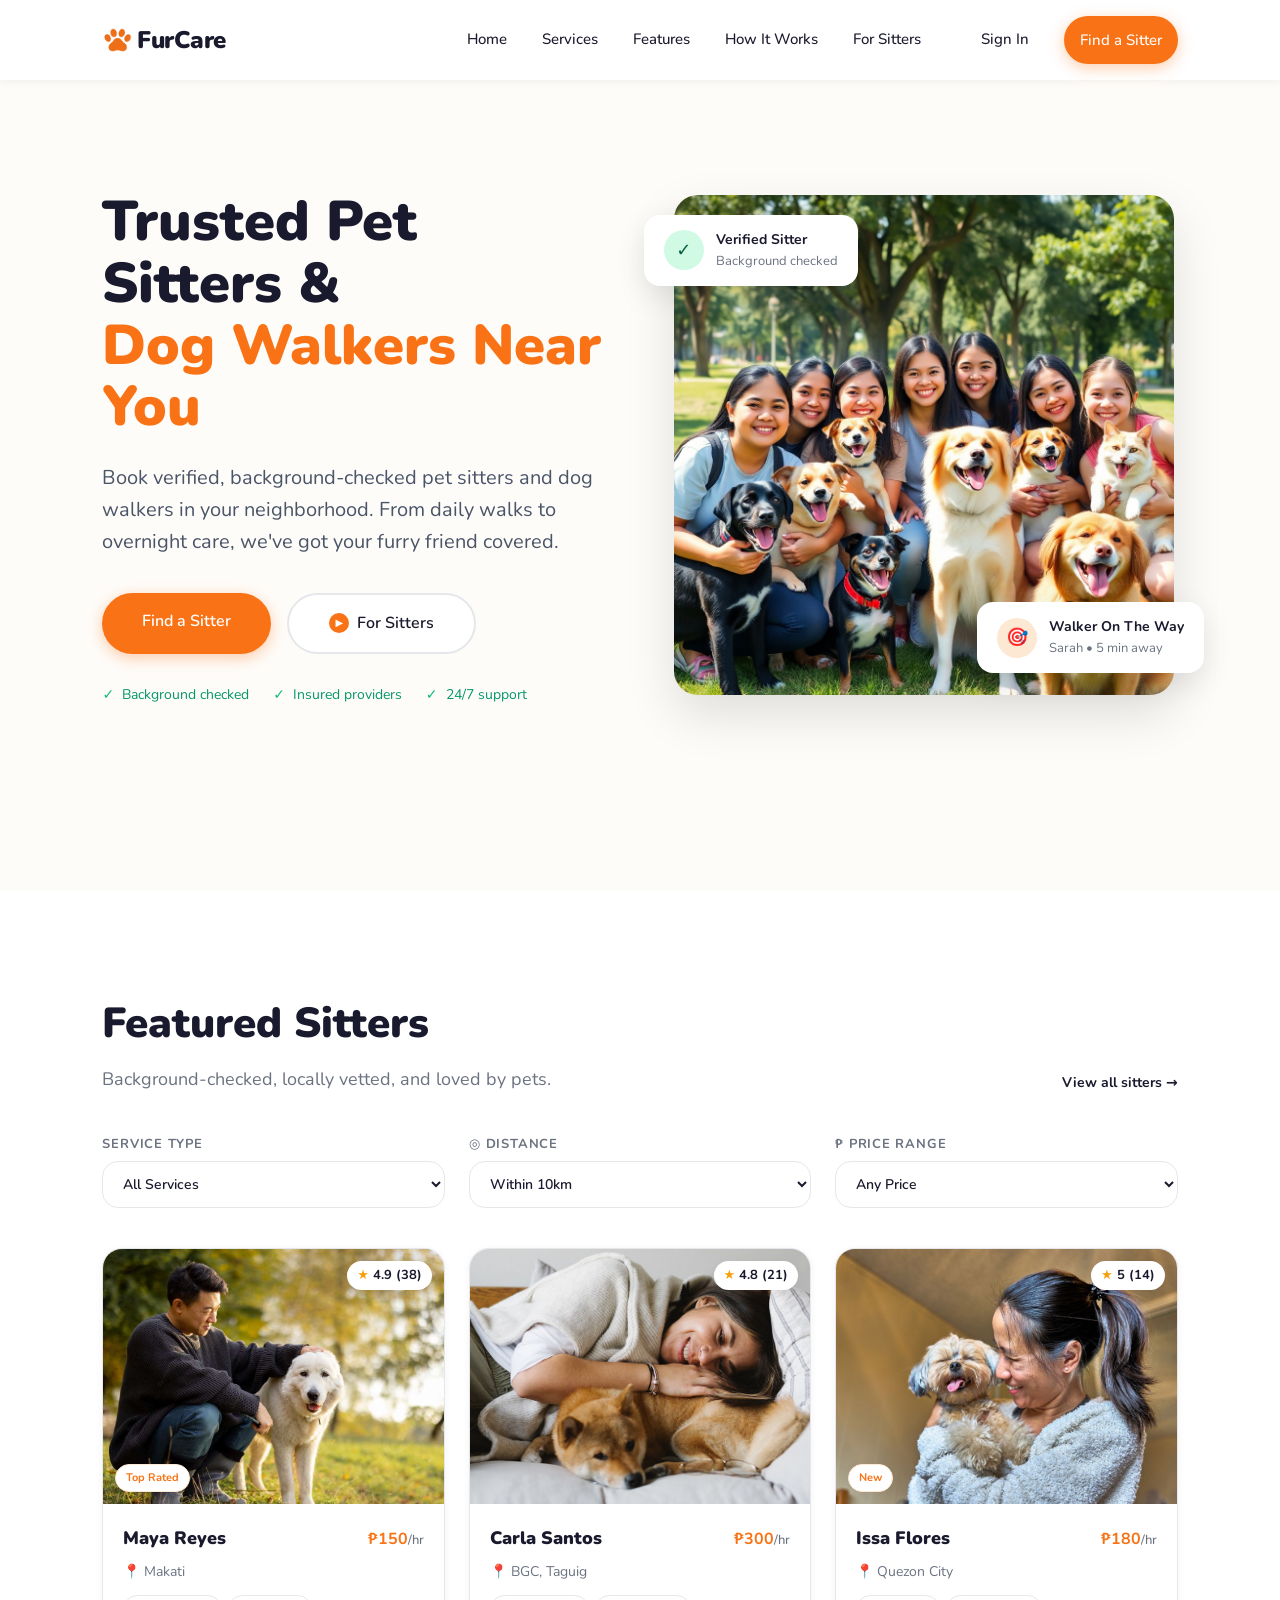
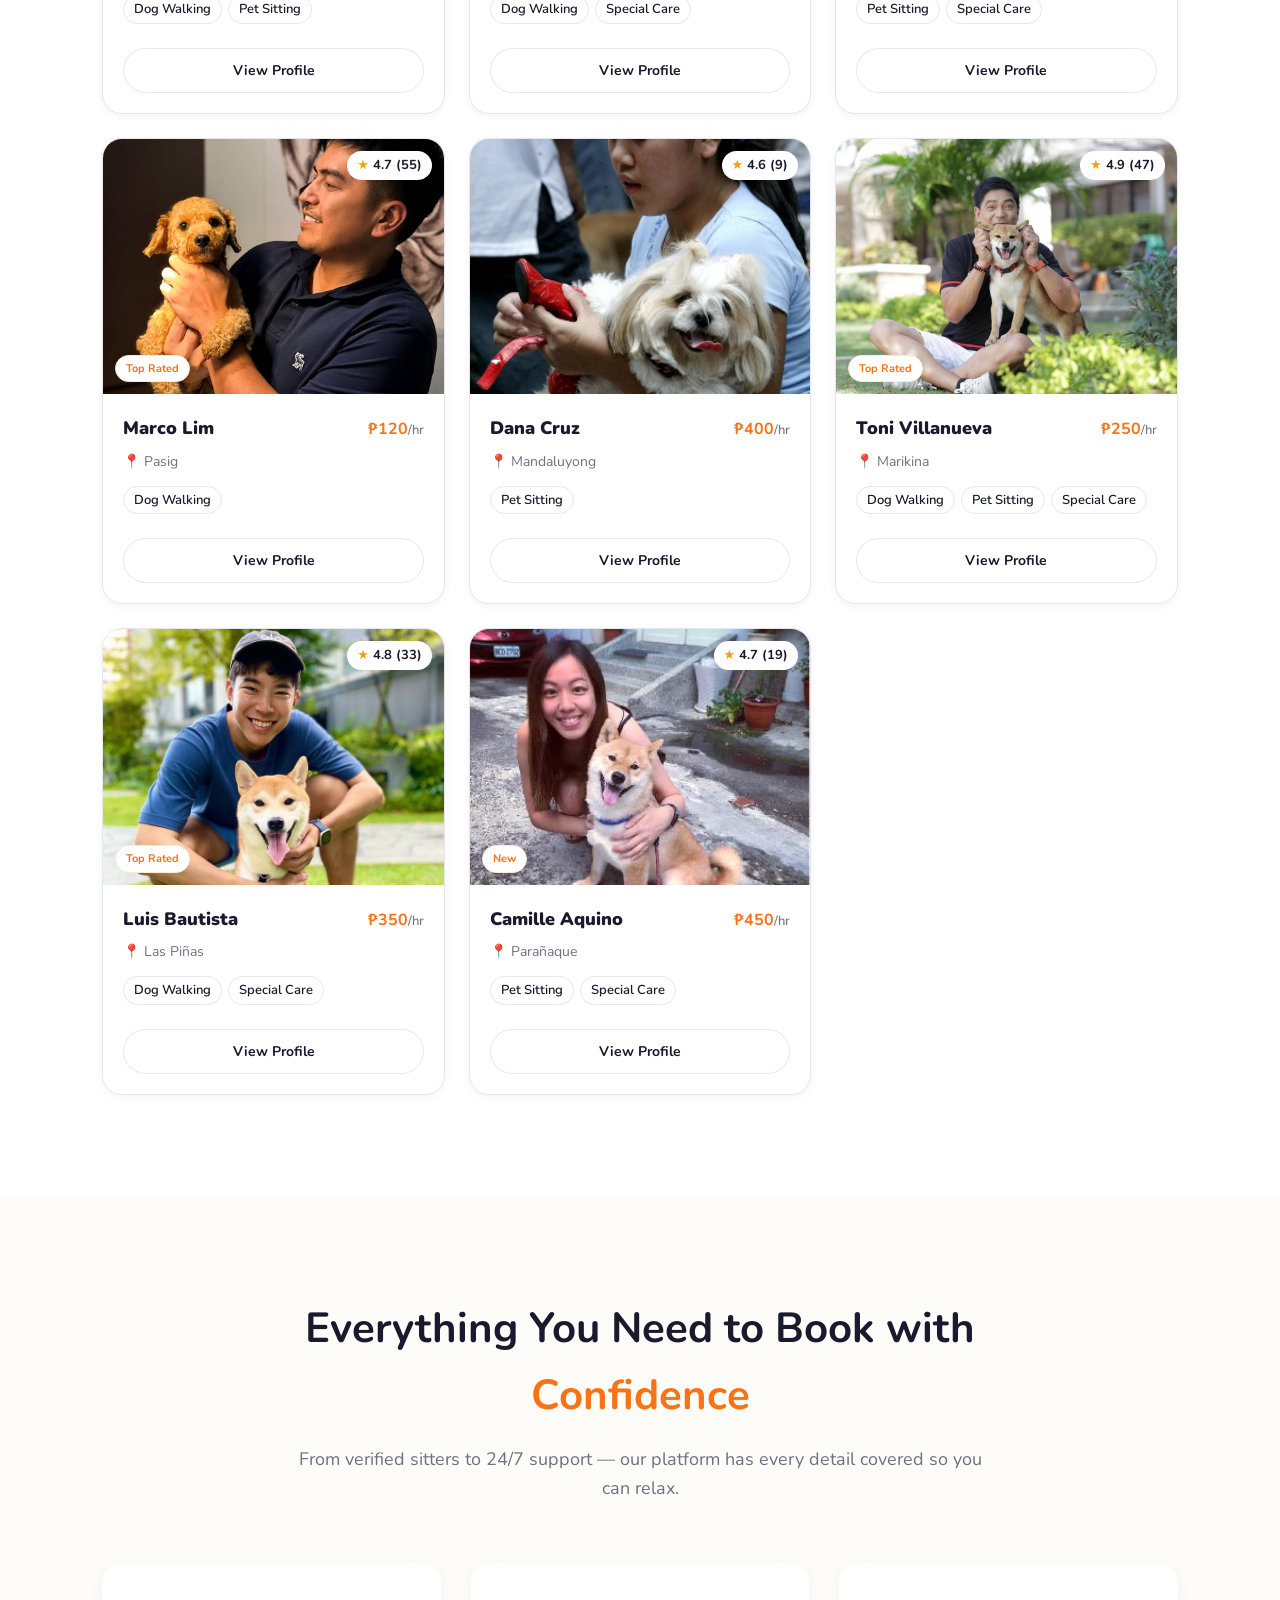
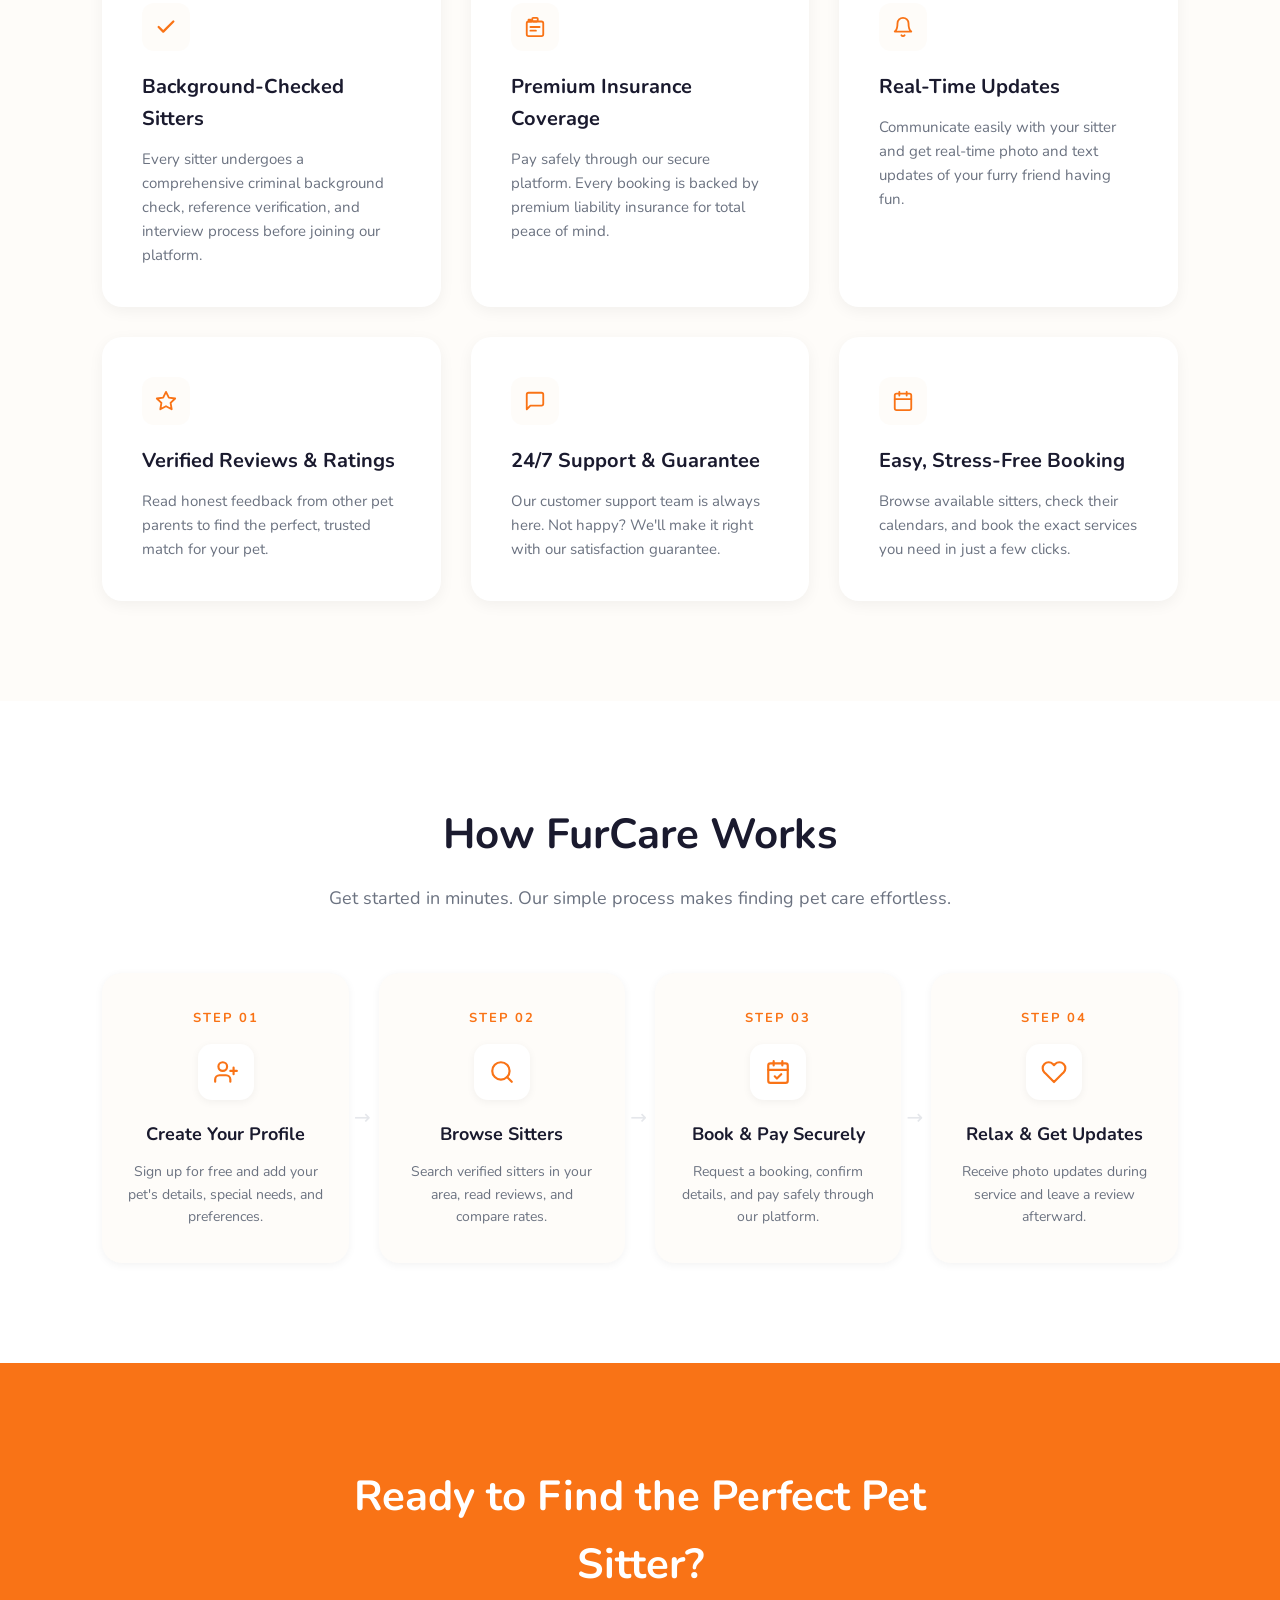
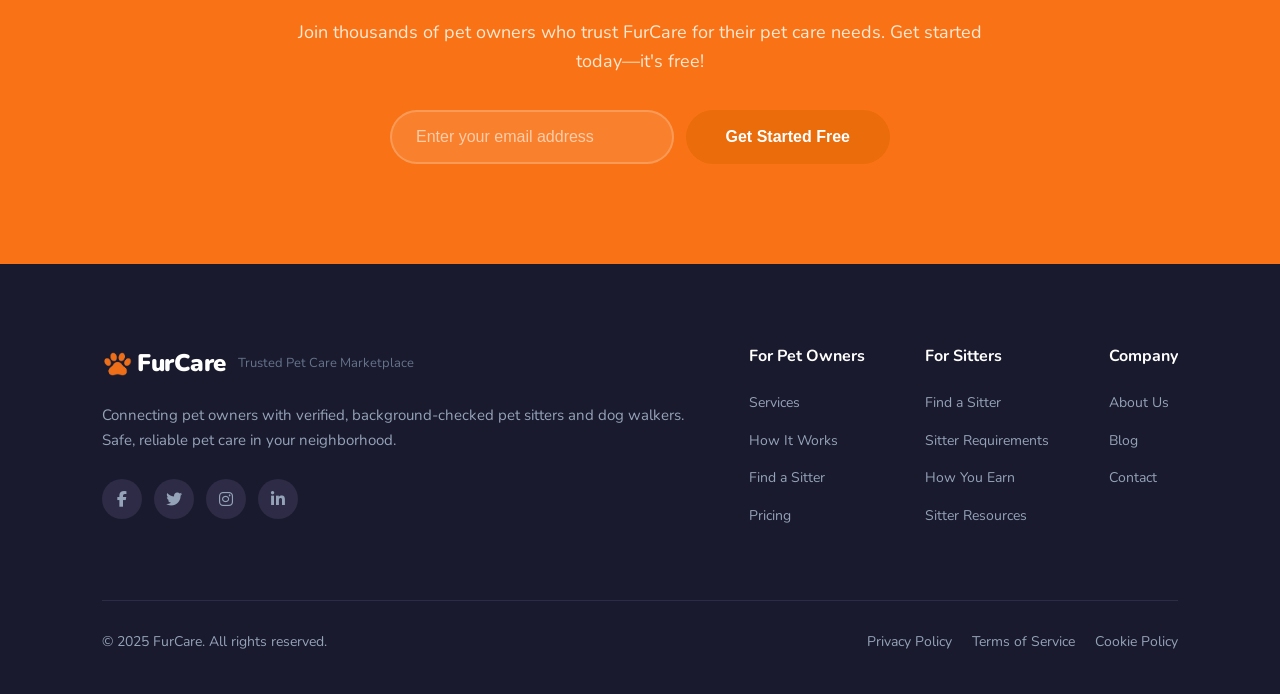
<file: index.html>
<!DOCTYPE html>
<html lang="en">
<head>
    <meta charset="UTF-8">
    <meta name="viewport" content="width=device-width, initial-scale=1.0">
    <title>FurCare - Trusted Pet Sitters & Dog Walkers</title>
    <meta name="description" content="Book verified pet sitters and dog walkers in your city. Background-checked, insured, and trusted by pet owners.">
    
    <!-- Font Awesome Icons -->
    <link rel="stylesheet" href="https://cdnjs.cloudflare.com/ajax/libs/font-awesome/6.5.1/css/all.min.css">
    
    <!-- Link to external CSS file -->
    <link rel="preconnect" href="https://fonts.googleapis.com">
    <link rel="preconnect" href="https://fonts.gstatic.com" crossorigin>
    <link href="https://fonts.googleapis.com/css2?family=Nunito:wght@400;500;600;700;800;900&display=swap" rel="stylesheet">
    <link rel="stylesheet" href="css/styles.css">
    <link rel="stylesheet" href="css/sitters.css">
</head>


<body>

    <!-- Header -->
    <header class="site-header">
        <div class="logo-container">
            <img src="assets/images/1stpaw.png" class="logo-icon" alt="FurCare paw logo">
            <span class="logo-text">FurCare</span>
        </div>

        <nav class="main-nav">
            <ul class="nav-left">
                <li><a href="#hero">Home</a></li>
                <li><a href="#services">Services</a></li>
                <li><a href="#features">Features</a></li>
                <li><a href="#how-it-works">How It Works</a></li>
                <li><a href="for-sitters.html">For Sitters</a></li>
            </ul>

            <ul class="nav-right">
                <li><a href="auth.html">Sign In</a></li>
                <li><a href="auth.html?tab=signup" class="btn-right-nav">Find a Sitter</a></li>
            </ul>
        </nav>

        <button class="mobile-menu-toggle" aria-label="Toggle menu">
            <i class="fas fa-bars"></i>
        </button>
    </header>


    <main>
    <!-- Hero -->
    <section id="hero" class="hero-section">
        <div class="hero-container">
            <div class="hero-text">
                <h1 class="hero-title">
                    Trusted Pet Sitters & <br>
                    <span class="highlight">Dog Walkers Near You</span>
                </h1>

                <p class="hero-subtitle">
                    Book verified, background-checked pet sitters and dog walkers in your neighborhood. From daily walks to overnight care, we've got your furry friend covered.
                </p>

                <div class="hero-actions">
                    <a href="auth.html?tab=signup" class="btn-primary">Find a Sitter</a>
                    <a href="for-sitters.html" class="btn-secondary">
                        <span class="play-icon">▶</span> For Sitters
                    </a>
                </div>

                <div class="hero-checklist">
                    <span><span class="check">✓</span> Background checked</span>
                    <span><span class="check">✓</span> Insured providers</span>
                    <span><span class="check">✓</span> 24/7 support</span>
                </div>
            </div>

            <div class="hero-visual">
                <div class="image-wrapper">
                    <img src="assets/images/sitters/petswsitters.png" alt="Dog licking nose" class="main-img" />
                    
                    <div class="floating-card health-check">
                        <div class="card-icon check-circle">✓</div>
                        <div class="card-content">
                            <strong>Verified Sitter</strong>
                            <p>Background checked</p>
                        </div>
                    </div>

                    <div class="floating-card walker-status">
                        <div class="card-icon target-icon">🎯</div>
                        <div class="card-content">
                            <strong>Walker On The Way</strong>
                            <p>Sarah • 5 min away</p>
                        </div>
                    </div>
                </div>
            </div>
        </div>
    </section>


    <!-- Sitter preview -->
    <section class="sitter-preview">
    
    <div class="sitter-preview__header">
        <div>
        <h2>Featured Sitters</h2>
        <p>Background-checked, locally vetted, and loved by pets.</p>
        </div>
        <a href="auth.html?tab=signup&redirect=sitters.html" class="sitter-preview__see-all">
        View all sitters →
        </a>
    </div>
    
    <!-- Filter bar -->
    <div class="sitter-filters">
    
        <div class="sitter-filter__group">
        <label class="sitter-filter__label" for="serviceFilter">Service Type</label>
        <select class="sitter-filter__select" id="serviceFilter">
            <option value="all">All Services</option>
            <option value="Dog Walking">Dog Walking</option>
            <option value="Pet Sitting">Pet Sitting</option>
            <option value="Special Care">Special Care</option>
        </select>
        </div>
    
        <div class="sitter-filter__group">
        <!--
            Distance filter is intentionally non-functional on this page.
            Requires Geolocation API + real sitter coordinates.
            Will be wired on sitters.html with real Firestore data.
        -->
        <label class="sitter-filter__label" for="distanceFilter">◎ Distance</label>
        <select class="sitter-filter__select" id="distanceFilter">
            <option value="all">Within 10km</option>
            <option value="5">Within 5km</option>
            <option value="2">Within 2km</option>
        </select>
        </div>
    
        <div class="sitter-filter__group">
        <label class="sitter-filter__label" for="priceFilter">₱ Price Range</label>
        <select class="sitter-filter__select" id="priceFilter">
            <option value="all">Any Price</option>
            <option value="200">Up to ₱200/hr</option>
            <option value="350">Up to ₱350/hr</option>
            <option value="500">Up to ₱500/hr</option>
        </select>
        </div>
    
    </div>
    
    <!-- JS renders cards here -->
    <div class="sitter-grid" id="sitterPreviewGrid"></div>
    
    </section>

  <!-- Features -->
    <section id="features" class="features-section">
        <div class="section-header">
            <h2>Everything You Need to Book with <span class="highlight">Confidence</span></h2>
            <p>From verified sitters to 24/7 support — our platform has every detail covered so you can relax.</p>
        </div>

        <div class="features-grid">

            <div class="feature-card">
                <div class="icon-box">
                    <svg xmlns="http://www.w3.org/2000/svg" width="22" height="22" viewBox="0 0 24 24" fill="none" stroke="currentColor" stroke-width="2.5" stroke-linecap="round" stroke-linejoin="round">
                        <path d="M20 6L9 17l-5-5"/>
                    </svg>
                </div>
                <h3>Background-Checked Sitters</h3>
                <p>Every sitter undergoes a comprehensive criminal background check, reference verification, and interview process before joining our platform.</p>
            </div>

            <div class="feature-card">
                <div class="icon-box">
                    <svg xmlns="http://www.w3.org/2000/svg" width="22" height="22" viewBox="0 0 24 24" fill="none" stroke="currentColor" stroke-width="2" stroke-linecap="round" stroke-linejoin="round">
                        <rect x="9" y="2" width="6" height="4" rx="1"/>
                        <path d="M5 4h2a1 1 0 0 1 1 1v1H5V4z"/>
                        <rect x="3" y="6" width="18" height="16" rx="2"/>
                        <path d="M7 12h10M7 16h6"/>
                    </svg>
                </div>
                <h3>Premium Insurance Coverage</h3>
                <p>Pay safely through our secure platform. Every booking is backed by premium liability insurance for total peace of mind.</p>
            </div>

            <div class="feature-card">
                <div class="icon-box">
                    <svg xmlns="http://www.w3.org/2000/svg" width="22" height="22" viewBox="0 0 24 24" fill="none" stroke="currentColor" stroke-width="2" stroke-linecap="round" stroke-linejoin="round">
                        <path d="M18 8A6 6 0 0 0 6 8c0 7-3 9-3 9h18s-3-2-3-9"/>
                        <path d="M13.73 21a2 2 0 0 1-3.46 0"/>
                    </svg>
                </div>
                <h3>Real-Time Updates</h3>
                <p>Communicate easily with your sitter and get real-time photo and text updates of your furry friend having fun.</p>
            </div>

            <div class="feature-card">
                <div class="icon-box">
                    <svg xmlns="http://www.w3.org/2000/svg" width="22" height="22" viewBox="0 0 24 24" fill="none" stroke="currentColor" stroke-width="2" stroke-linecap="round" stroke-linejoin="round">
                        <polygon points="12 2 15.09 8.26 22 9.27 17 14.14 18.18 21.02 12 17.77 5.82 21.02 7 14.14 2 9.27 8.91 8.26 12 2"/>
                    </svg>
                </div>
                <h3>Verified Reviews & Ratings</h3>
                <p>Read honest feedback from other pet parents to find the perfect, trusted match for your pet.</p>
            </div>

            <div class="feature-card">
                <div class="icon-box">
                    <svg xmlns="http://www.w3.org/2000/svg" width="22" height="22" viewBox="0 0 24 24" fill="none" stroke="currentColor" stroke-width="2" stroke-linecap="round" stroke-linejoin="round">
                        <path d="M21 15a2 2 0 0 1-2 2H7l-4 4V5a2 2 0 0 1 2-2h14a2 2 0 0 1 2 2z"/>
                    </svg>
                </div>
                <h3>24/7 Support & Guarantee</h3>
                <p>Our customer support team is always here. Not happy? We'll make it right with our satisfaction guarantee.</p>
            </div>

            <div class="feature-card">
                <div class="icon-box">
                    <svg xmlns="http://www.w3.org/2000/svg" width="22" height="22" viewBox="0 0 24 24" fill="none" stroke="currentColor" stroke-width="2" stroke-linecap="round" stroke-linejoin="round">
                        <rect x="3" y="4" width="18" height="18" rx="2"/>
                        <path d="M16 2v4M8 2v4M3 10h18"/>
                    </svg>
                </div>
                <h3>Easy, Stress-Free Booking</h3>
                <p>Browse available sitters, check their calendars, and book the exact services you need in just a few clicks.</p>
            </div>

        </div>
    </section>

    <!-- How it works -->
    <section id="how-it-works" class="how-section">
        <div class="section-header">
            <h2>How FurCare Works</h2>
            <p>Get started in minutes. Our simple process makes finding pet care effortless.</p>
        </div>

        <div class="steps-grid">
            <div class="step-box">
                <div class="step-number">STEP 01</div>
                <div class="step-icon">
                    <svg xmlns="http://www.w3.org/2000/svg" width="26" height="26" viewBox="0 0 24 24" fill="none" stroke="currentColor" stroke-width="2" stroke-linecap="round" stroke-linejoin="round">
                        <path d="M16 21v-2a4 4 0 0 0-4-4H6a4 4 0 0 0-4 4v2"/>
                        <circle cx="9" cy="7" r="4"/>
                        <line x1="19" y1="8" x2="19" y2="14"/>
                        <line x1="22" y1="11" x2="16" y2="11"/>
                    </svg>
                </div>
                <h3>Create Your Profile</h3>
                <p>Sign up for free and add your pet's details, special needs, and preferences.</p>
            </div>

            <div class="step-box">
                <div class="step-number">STEP 02</div>
                <div class="step-icon">
                    <svg xmlns="http://www.w3.org/2000/svg" width="26" height="26" viewBox="0 0 24 24" fill="none" stroke="currentColor" stroke-width="2" stroke-linecap="round" stroke-linejoin="round">
                        <circle cx="11" cy="11" r="8"/>
                        <line x1="21" y1="21" x2="16.65" y2="16.65"/>
                    </svg>
                </div>
                <h3>Browse Sitters</h3>
                <p>Search verified sitters in your area, read reviews, and compare rates.</p>
            </div>

            <div class="step-box">
                <div class="step-number">STEP 03</div>
                <div class="step-icon">
                    <svg xmlns="http://www.w3.org/2000/svg" width="26" height="26" viewBox="0 0 24 24" fill="none" stroke="currentColor" stroke-width="2" stroke-linecap="round" stroke-linejoin="round">
                        <rect x="3" y="4" width="18" height="18" rx="2"/>
                        <path d="M16 2v4M8 2v4M3 10h18"/>
                        <path d="M9 16l2 2 4-4"/>
                    </svg>
                </div>
                <h3>Book & Pay Securely</h3>
                <p>Request a booking, confirm details, and pay safely through our platform.</p>
            </div>

            <div class="step-box">
                <div class="step-number">STEP 04</div>
                <div class="step-icon">
                    <svg xmlns="http://www.w3.org/2000/svg" width="26" height="26" viewBox="0 0 24 24" fill="none" stroke="currentColor" stroke-width="2" stroke-linecap="round" stroke-linejoin="round">
                        <path d="M20.84 4.61a5.5 5.5 0 0 0-7.78 0L12 5.67l-1.06-1.06a5.5 5.5 0 0 0-7.78 7.78l1.06 1.06L12 21.23l7.78-7.78 1.06-1.06a5.5 5.5 0 0 0 0-7.78z"/>
                    </svg>
                </div>
                <h3>Relax & Get Updates</h3>
                <p>Receive photo updates during service and leave a review afterward.</p>
            </div>
        </div>
    </section>

   

    <!-- Cta -->
    <section id="get-started" class="cta-section">
        <div class="cta-content">
            <h2>Ready to Find the Perfect Pet Sitter?</h2>
            <p>Join thousands of pet owners who trust FurCare for their pet care needs. Get started today—it's free!</p>
            
            <form class="email-form" id="emailForm">
                <input 
                    type="email" 
                    class="email-input" 
                    placeholder="Enter your email address"
                    required
                    id="emailInput"
                />
                <button type="submit" class="email-submit">Get Started Free</button>
            </form>
        </div>
    </section>
    </main>

    <!-- Footer -->
    <footer class="footer-section">
        <div class="footer-container">
            <div class="footer-top">
                <div class="footer-brand">
                    <div class="brand-header">
                        <div class="logo-container">
                            <img src="assets/images/1stpaw.png" class="logo-icon" alt="FurCare paw logo">
                            <span class="logo-text">FurCare</span>
                        </div>
                        <span class="brand-tagline">Trusted Pet Care Marketplace</span>
                    </div>

                    <p class="brand-desc">
                        Connecting pet owners with verified, background-checked pet sitters and dog walkers. Safe, reliable pet care in your neighborhood.
                    </p>

                    <div class="social-icons">
                        <a href="#" class="social-link" aria-label="Facebook"><i class="fa-brands fa-facebook-f"></i></a>
                        <a href="#" class="social-link" aria-label="Twitter"><i class="fa-brands fa-twitter"></i></a>
                        <a href="#" class="social-link" aria-label="Instagram"><i class="fa-brands fa-instagram"></i></a>
                        <a href="#" class="social-link" aria-label="LinkedIn"><i class="fa-brands fa-linkedin-in"></i></a>
                    </div>
                </div>

                <div class="footer-links">
                    <div class="link-col">
                        <h4>For Pet Owners</h4>
                        <ul>
                            <li><a href="#services">Services</a></li>
                            <li><a href="#how-it-works">How It Works</a></li>
                            <li><a href="auth.html?tab=signup">Find a Sitter</a></li>
                            <li><a href="#">Pricing</a></li>
                        </ul>
                    </div>

                    <div class="link-col">
                        <h4>For Sitters</h4>
                        <ul>
                            <li><a href="auth.html?tab=signup">Find a Sitter</a></li>
                            <li><a href="#">Sitter Requirements</a></li>
                            <li><a href="#">How You Earn</a></li>
                            <li><a href="#">Sitter Resources</a></li>
                        </ul>
                    </div>

                    <div class="link-col">
                        <h4>Company</h4>
                        <ul>
                            <li><a href="#">About Us</a></li>
                            <li><a href="#">Blog</a></li>
                            <li><a href="#">Contact</a></li>
                        </ul>
                    </div>
                </div>
            </div>

            <div class="footer-bottom">
                <p>&copy; 2025 FurCare. All rights reserved.</p>

                <div class="legal-links">
                    <a href="#">Privacy Policy</a>
                    <a href="#">Terms of Service</a>
                    <a href="#">Cookie Policy</a>
                </div>
            </div>
        </div>
    </footer>

    <!-- Link to external JavaScript file -->
    <script src="js/script.js"></script>

</body>
</html>
</file>
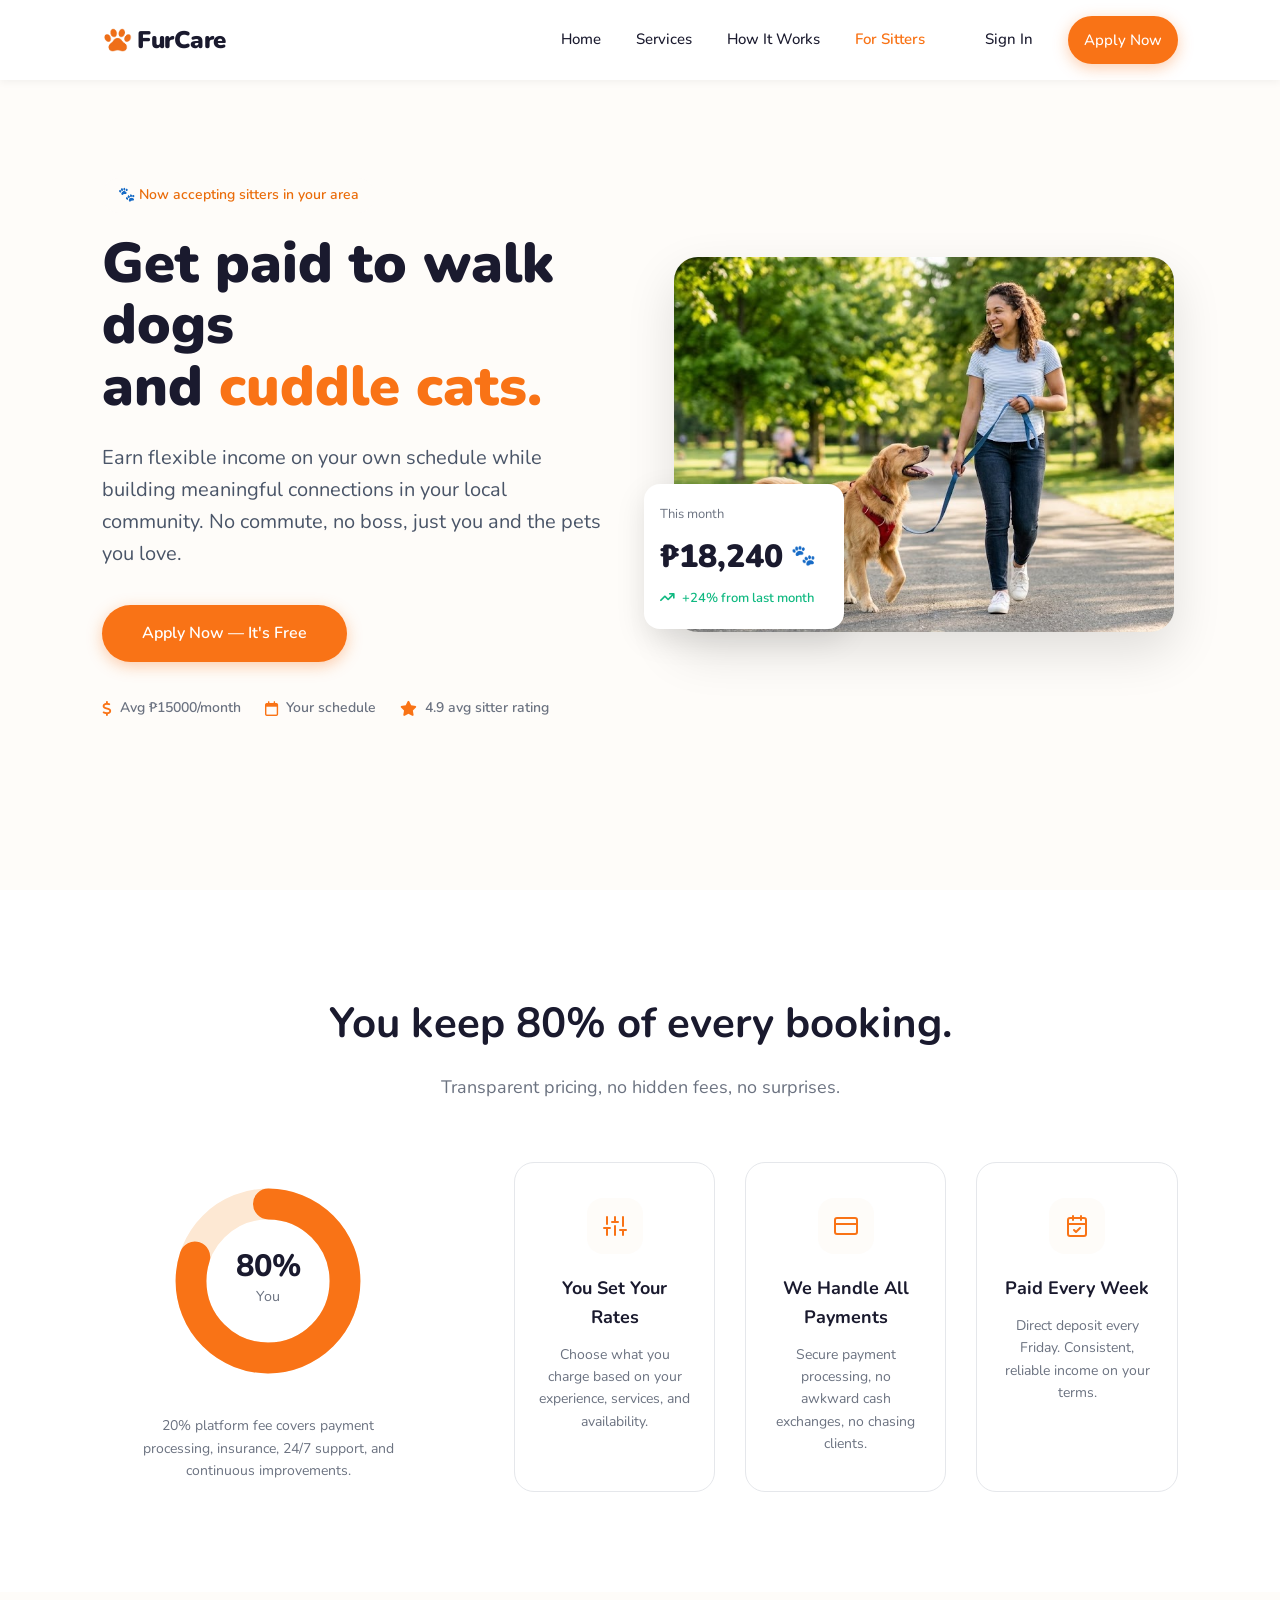
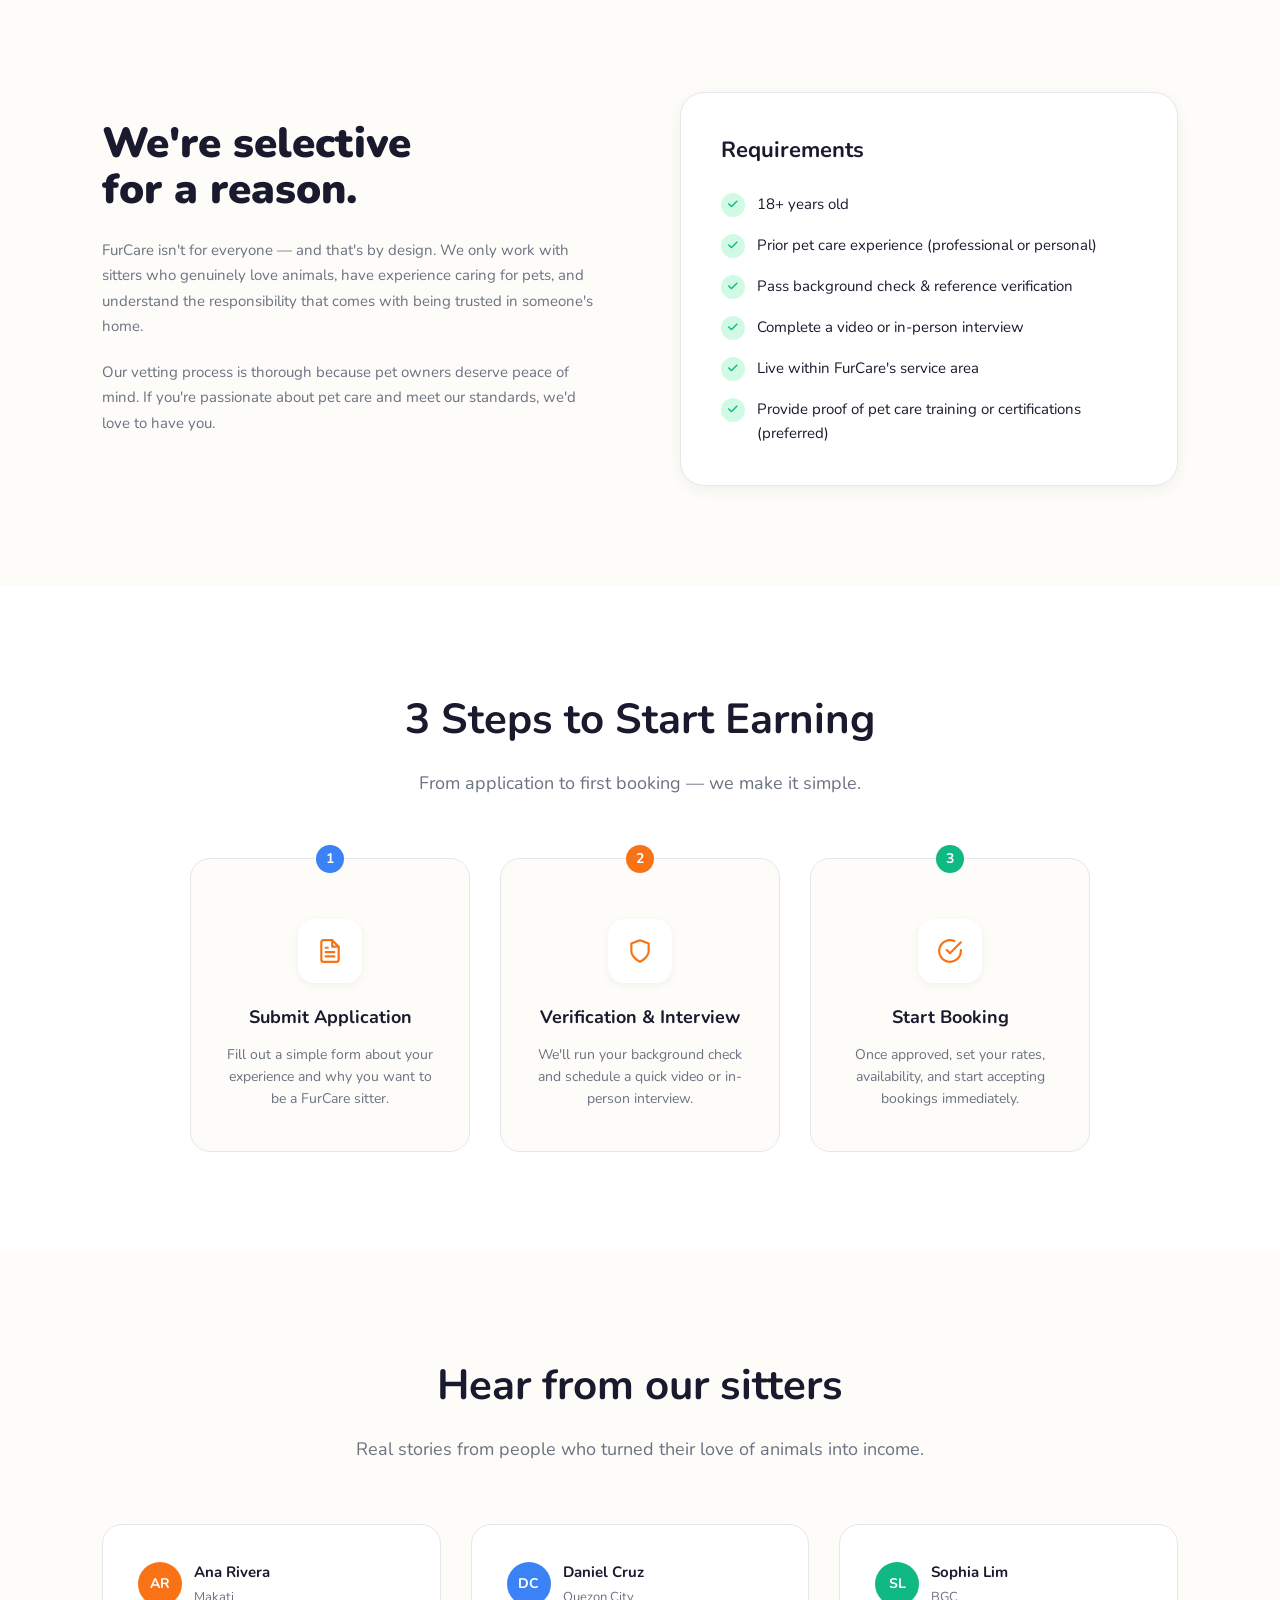
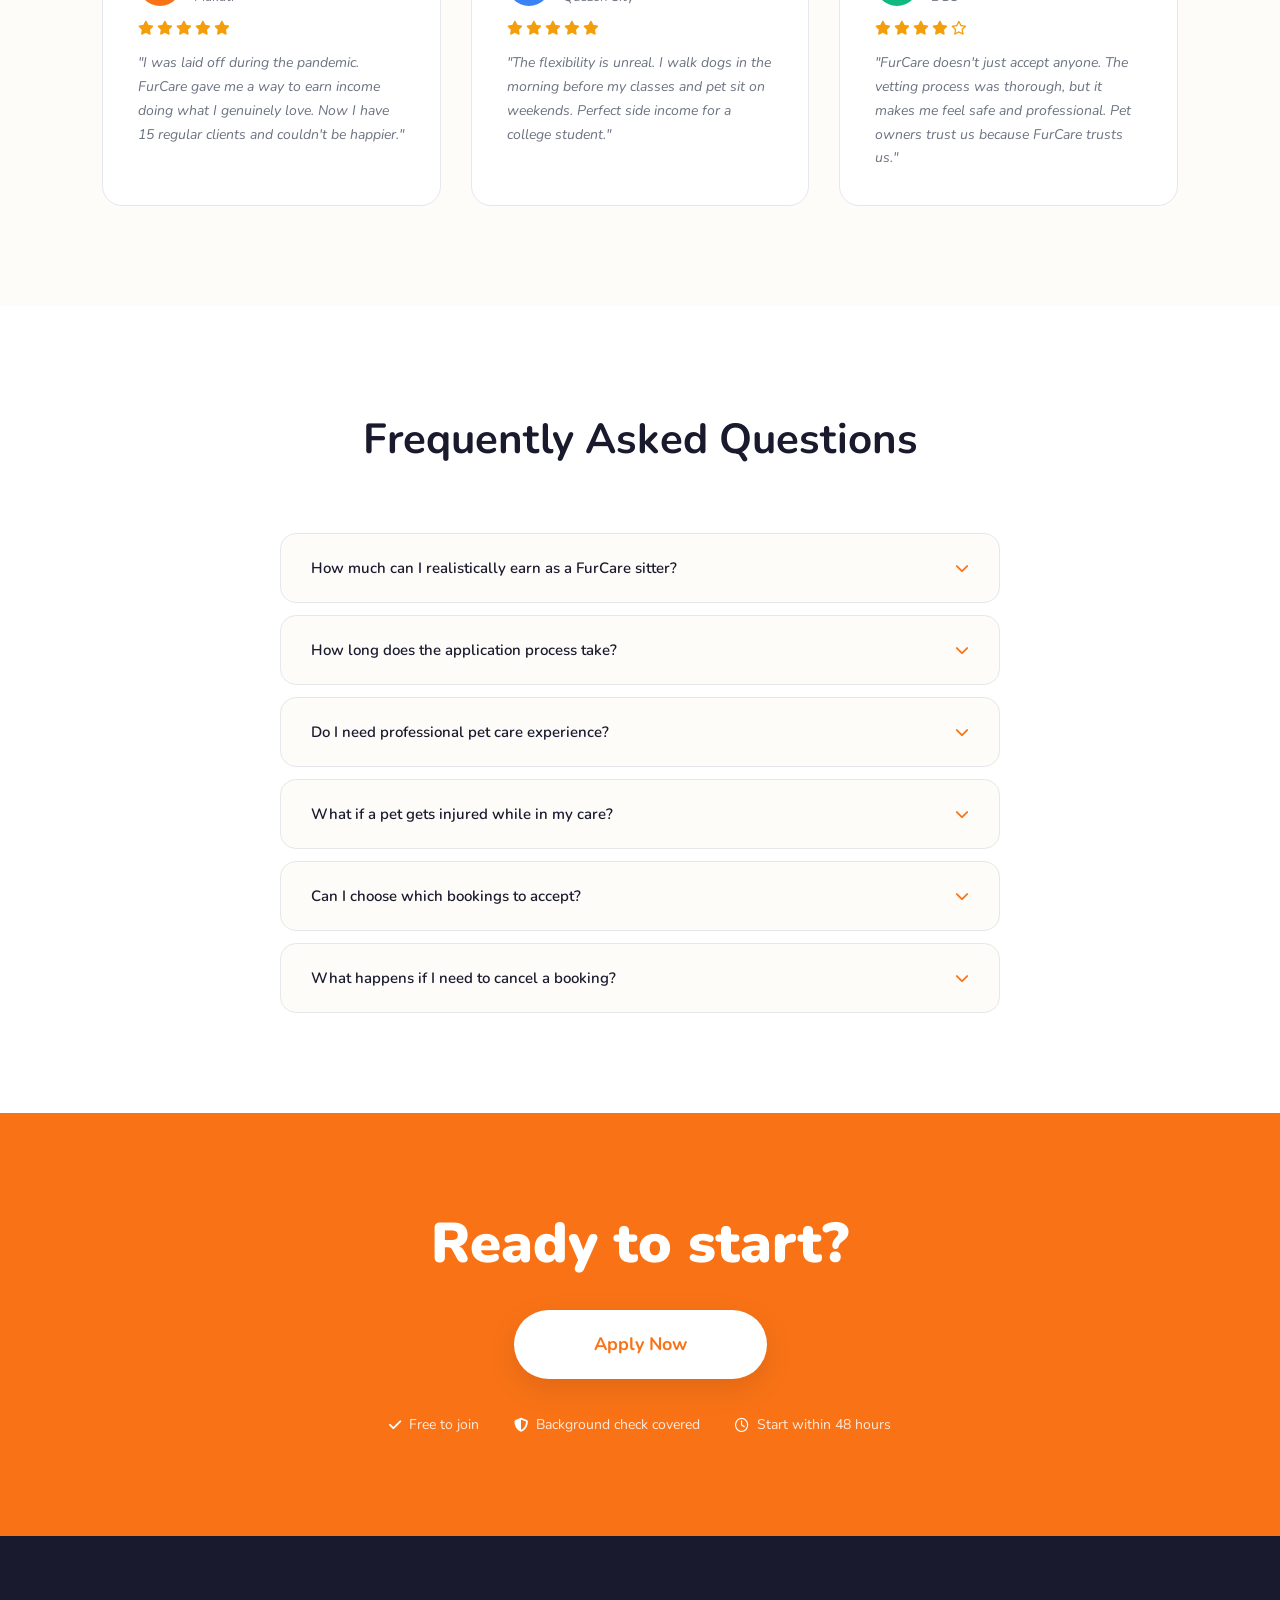
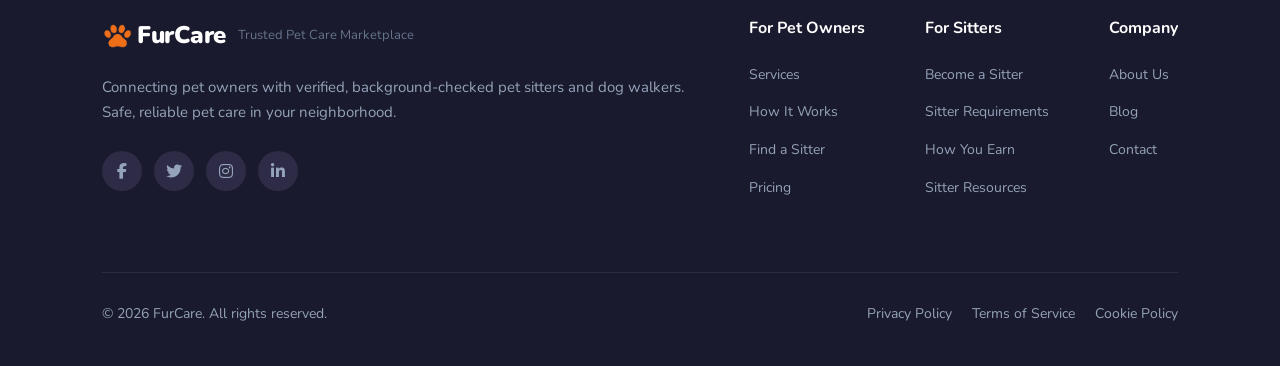
<file: for-sitters.html>
<!DOCTYPE html>
<html lang="en">
<head>
    <meta charset="UTF-8">
    <meta name="viewport" content="width=device-width, initial-scale=1.0">
    <title>FurCare - Become a Pet Sitter</title>
    <meta name="description" content="Get paid to care for pets on your own schedule. Join FurCare as a verified pet sitter or dog walker.">

    <!-- Font Awesome -->
    <link rel="stylesheet" href="https://cdnjs.cloudflare.com/ajax/libs/font-awesome/6.5.1/css/all.min.css">

    <!-- Shared styles -->
    <link rel="stylesheet" href="css/styles.css">

    <!-- Sitters page styles -->
    <link rel="stylesheet" href="css/for-sitters.css">
</head>

<body>

     <!-- Header -->
    <header class="site-header">
        <div class="logo-container">
            <img src="assets/images/1stpaw.png" class="logo-icon" alt="FurCare paw logo">
            <span class="logo-text">FurCare</span>
        </div>

        <nav class="main-nav">
            <ul class="nav-left">
                <li><a href="index.html">Home</a></li>
                <li><a href="index.html#services">Services</a></li>
                <li><a href="index.html#how-it-works">How It Works</a></li>
                <li><a href="for-sitters.html" class="nav-active">For Sitters</a></li>
            </ul>

            <ul class="nav-right">
                <li><a href="auth.html">Sign In</a></li>
                <li><a href="auth.html?tab=signup&intent=sitter" class="btn-right-nav">Apply Now</a></li>
            </ul>
        </nav>

        <button class="mobile-menu-toggle" aria-label="Toggle menu">
            <i class="fas fa-bars"></i>
        </button>
    </header>

    <main>

        <!-- Hero -->
        <section class="sitter-hero">
            <div class="sitter-hero-container">
                <div class="sitter-hero-text">
                    <div class="hero-badge">🐾 Now accepting sitters in your area</div>
                    <h1 class="sitter-hero-title">
                        Get paid to walk dogs<br>
                        and <span class="sitter-highlight">cuddle cats.</span>
                    </h1>
                    <p class="sitter-hero-subtitle">
                        Earn flexible income on your own schedule while building meaningful connections in your local community. No commute, no boss, just you and the pets you love.
                    </p>
                    <a href="auth.html?tab=signup&intent=sitter" class="btn-primary">Apply Now — It's Free</a>

                    <div class="sitter-hero-stats">
                        <div class="hero-stat">
                            <i class="fa-solid fa-dollar-sign"></i>
                            <span>Avg ₱15000/month</span>
                        </div>
                        <div class="hero-stat">
                            <i class="fa-regular fa-calendar"></i>
                            <span>Your schedule</span>
                        </div>
                        <div class="hero-stat">
                            <i class="fa-solid fa-star"></i>
                            <span>4.9 avg sitter rating</span>
                        </div>
                    </div>
                </div>

                <div class="sitter-hero-visual">
                    <div class="sitter-image-wrapper">
                        <img src="assets/images/sitter_hero.jpg" alt="Happy pet sitter with dogs" class="sitter-main-img" />
                        <div class="earnings-card">
                            <div class="earnings-label">This month</div>
                            <div class="earnings-amount">₱18,240 <span class="earnings-icon">🐾</span></div>
                            <div class="earnings-growth">
                                <i class="fa-solid fa-arrow-trend-up"></i> +24% from last month
                            </div>
                        </div>
                    </div>
                </div>
            </div>
        </section>

        <!-- Earnings -->
        <section class="earnings-section">
            <div class="section-header">
                <h2>You keep 80% of every booking.</h2>
                <p>Transparent pricing, no hidden fees, no surprises.</p>
            </div>

            <div class="earnings-content">
                <div class="donut-wrapper">
                    <svg class="donut-chart" viewBox="0 0 200 200" xmlns="http://www.w3.org/2000/svg">
                        <circle cx="100" cy="100" r="70" fill="none" stroke="#FDE8D3" stroke-width="28"/>
                        <circle
                            cx="100" cy="100" r="70"
                            fill="none"
                            stroke="#F97316"
                            stroke-width="28"
                            stroke-dasharray="351.68 87.92"
                            stroke-dashoffset="109.9"
                            stroke-linecap="round"
                        />
                        <text x="100" y="95" text-anchor="middle" font-size="28" font-weight="800" fill="#1a1a2e">80%</text>
                        <text x="100" y="118" text-anchor="middle" font-size="13" fill="#6b7280">You</text>
                    </svg>
                    <p class="donut-note">20% platform fee covers payment processing, insurance, 24/7 support, and continuous improvements.</p>
                </div>

                <div class="earnings-perks">
                    <div class="perk-card">
                    <div class="perk-icon">
                        <svg xmlns="http://www.w3.org/2000/svg" width="24" height="24" viewBox="0 0 24 24" fill="none" stroke="currentColor" stroke-width="2" stroke-linecap="round" stroke-linejoin="round">
                            <line x1="4" y1="21" x2="4" y2="14"/>
                            <line x1="4" y1="10" x2="4" y2="3"/>
                            <line x1="12" y1="21" x2="12" y2="12"/>
                            <line x1="12" y1="8" x2="12" y2="3"/>
                            <line x1="20" y1="21" x2="20" y2="16"/>
                            <line x1="20" y1="12" x2="20" y2="3"/>
                            <line x1="1" y1="14" x2="7" y2="14"/>
                            <line x1="9" y1="8" x2="15" y2="8"/>
                            <line x1="17" y1="16" x2="23" y2="16"/>
                        </svg>
                    </div>
                    <h3>You Set Your Rates</h3>
                    <p>Choose what you charge based on your experience, services, and availability.</p>
                </div>

                <div class="perk-card">
                    <div class="perk-icon">
                        <svg xmlns="http://www.w3.org/2000/svg" width="24" height="24" viewBox="0 0 24 24" fill="none" stroke="currentColor" stroke-width="2" stroke-linecap="round" stroke-linejoin="round">
                            <rect x="1" y="4" width="22" height="16" rx="2" ry="2"/>
                            <line x1="1" y1="10" x2="23" y2="10"/>
                        </svg>
                    </div>
                    <h3>We Handle All Payments</h3>
                    <p>Secure payment processing, no awkward cash exchanges, no chasing clients.</p>
                </div>

                <div class="perk-card">
                    <div class="perk-icon">
                        <svg xmlns="http://www.w3.org/2000/svg" width="24" height="24" viewBox="0 0 24 24" fill="none" stroke="currentColor" stroke-width="2" stroke-linecap="round" stroke-linejoin="round">
                            <rect x="3" y="4" width="18" height="18" rx="2"/>
                            <path d="M16 2v4M8 2v4M3 10h18"/>
                            <path d="M9 16l2 2 4-4"/>
                        </svg>
                    </div>
                    <h3>Paid Every Week</h3>
                    <p>Direct deposit every Friday. Consistent, reliable income on your terms.</p>
                </div>
            </div>
        </section>

        <!-- Requirements -->
        <section class="requirements-section">
            <div class="requirements-container">
                <div class="requirements-text">
                    <h2>We're selective<br>for a reason.</h2>
                    <p>FurCare isn't for everyone — and that's by design. We only work with sitters who genuinely love animals, have experience caring for pets, and understand the responsibility that comes with being trusted in someone's home.</p>
                    <p>Our vetting process is thorough because pet owners deserve peace of mind. If you're passionate about pet care and meet our standards, we'd love to have you.</p>
                </div>

                <div class="requirements-card">
                    <h3>Requirements</h3>
                    <ul class="requirements-list">
                        <li>
                            <span class="req-check"><i class="fa-solid fa-check"></i></span>
                            18+ years old
                        </li>
                        <li>
                            <span class="req-check"><i class="fa-solid fa-check"></i></span>
                            Prior pet care experience (professional or personal)
                        </li>
                        <li>
                            <span class="req-check"><i class="fa-solid fa-check"></i></span>
                            Pass background check & reference verification
                        </li>
                        <li>
                            <span class="req-check"><i class="fa-solid fa-check"></i></span>
                            Complete a video or in-person interview
                        </li>
                        <li>
                            <span class="req-check"><i class="fa-solid fa-check"></i></span>
                            Live within FurCare's service area
                        </li>
                        <li>
                            <span class="req-check"><i class="fa-solid fa-check"></i></span>
                            Provide proof of pet care training or certifications (preferred)
                        </li>
                    </ul>
                </div>
            </div>
        </section>

        <!-- How it works -->
        <section class="sitter-steps-section">
            <div class="section-header">
                <h2>3 Steps to Start Earning</h2>
                <p>From application to first booking — we make it simple.</p>
            </div>

            <div class="sitter-steps-grid">
                <div class="sitter-step-card">
                    <div class="sitter-step-number sitter-step-blue">1</div>
                    <div class="sitter-step-icon">
                        <svg xmlns="http://www.w3.org/2000/svg" width="26" height="26" viewBox="0 0 24 24" fill="none" stroke="currentColor" stroke-width="2" stroke-linecap="round" stroke-linejoin="round">
                            <path d="M14 2H6a2 2 0 0 0-2 2v16a2 2 0 0 0 2 2h12a2 2 0 0 0 2-2V8z"/>
                            <polyline points="14 2 14 8 20 8"/>
                            <line x1="16" y1="13" x2="8" y2="13"/>
                            <line x1="16" y1="17" x2="8" y2="17"/>
                            <polyline points="10 9 9 9 8 9"/>
                        </svg>
                    </div>
                    <h3>Submit Application</h3>
                    <p>Fill out a simple form about your experience and why you want to be a FurCare sitter.</p>
                </div>

                <div class="sitter-step-card">
                    <div class="sitter-step-number sitter-step-purple">2</div>
                    <div class="sitter-step-icon">
                        <svg xmlns="http://www.w3.org/2000/svg" width="26" height="26" viewBox="0 0 24 24" fill="none" stroke="currentColor" stroke-width="2" stroke-linecap="round" stroke-linejoin="round">
                            <path d="M12 22s8-4 8-10V5l-8-3-8 3v7c0 6 8 10 8 10z"/>
                        </svg>
                    </div>
                    <h3>Verification & Interview</h3>
                    <p>We'll run your background check and schedule a quick video or in-person interview.</p>
                </div>

                <div class="sitter-step-card">
                    <div class="sitter-step-number sitter-step-green">3</div>
                    <div class="sitter-step-icon">
                        <svg xmlns="http://www.w3.org/2000/svg" width="26" height="26" viewBox="0 0 24 24" fill="none" stroke="currentColor" stroke-width="2" stroke-linecap="round" stroke-linejoin="round">
                            <path d="M22 11.08V12a10 10 0 1 1-5.93-9.14"/>
                            <polyline points="22 4 12 14.01 9 11.01"/>
                        </svg>
                    </div>
                    <h3>Start Booking</h3>
                    <p>Once approved, set your rates, availability, and start accepting bookings immediately.</p>
                </div>
            </div>
        </section>

        <!-- Sitter testimonials -->
        <section class="sitter-reviews-section">
            <div class="section-header">
                <h2>Hear from our sitters</h2>
                <p>Real stories from people who turned their love of animals into income.</p>
            </div>

            <div class="sitter-reviews-grid">
                <div class="sitter-review-card">
                    <div class="reviewer-header">
                        <div class="reviewer-avatar reviewer-avatar-1">AR</div>
                        <div class="reviewer-info">
                            <strong>Ana Rivera</strong>
                            <span>Makati</span>
                        </div>
                    </div>
                    <div class="review-stars">
                        <i class="fa-solid fa-star"></i>
                        <i class="fa-solid fa-star"></i>
                        <i class="fa-solid fa-star"></i>
                        <i class="fa-solid fa-star"></i>
                        <i class="fa-solid fa-star"></i>
                    </div>
                    <p>"I was laid off during the pandemic. FurCare gave me a way to earn income doing what I genuinely love. Now I have 15 regular clients and couldn't be happier."</p>
                </div>

                <div class="sitter-review-card">
                    <div class="reviewer-header">
                        <div class="reviewer-avatar reviewer-avatar-2">DC</div>
                        <div class="reviewer-info">
                            <strong>Daniel Cruz</strong>
                            <span>Quezon City</span>
                        </div>
                    </div>
                    <div class="review-stars">
                        <i class="fa-solid fa-star"></i>
                        <i class="fa-solid fa-star"></i>
                        <i class="fa-solid fa-star"></i>
                        <i class="fa-solid fa-star"></i>
                        <i class="fa-solid fa-star"></i>
                    </div>
                    <p>"The flexibility is unreal. I walk dogs in the morning before my classes and pet sit on weekends. Perfect side income for a college student."</p>
                </div>

                <div class="sitter-review-card">
                    <div class="reviewer-header">
                        <div class="reviewer-avatar reviewer-avatar-3">SL</div>
                        <div class="reviewer-info">
                            <strong>Sophia Lim</strong>
                            <span>BGC</span>
                        </div>
                    </div>
                    <div class="review-stars">
                        <i class="fa-solid fa-star"></i>
                        <i class="fa-solid fa-star"></i>
                        <i class="fa-solid fa-star"></i>
                        <i class="fa-solid fa-star"></i>
                        <i class="fa-regular fa-star"></i>
                    </div>
                    <p>"FurCare doesn't just accept anyone. The vetting process was thorough, but it makes me feel safe and professional. Pet owners trust us because FurCare trusts us."</p>
                </div>
            </div>
        </section>

        <!-- FAQ -->
        <section class="faq-section">
            <div class="section-header">
                <h2>Frequently Asked Questions</h2>
            </div>

            <div class="faq-list" id="faqList">

                <div class="faq-item">
                    <button class="faq-question" aria-expanded="false">
                        How much can I realistically earn as a FurCare sitter?
                        <i class="fa-solid fa-chevron-down faq-chevron"></i>
                    </button>
                    <div class="faq-answer">
                        <p>Most sitters earn between ₱10,000–₱20,000/month depending on availability and services offered. Full-time sitters with multiple clients can earn significantly more. You set your own rates, so your income is entirely in your control.</p>
                    </div>
                </div>

                <div class="faq-item">
                    <button class="faq-question" aria-expanded="false">
                        How long does the application process take?
                        <i class="fa-solid fa-chevron-down faq-chevron"></i>
                    </button>
                    <div class="faq-answer">
                        <p>Most applications are reviewed within 3–5 business days. The background check and interview typically take 1–2 weeks. Once approved, you can start accepting bookings immediately.</p>
                    </div>
                </div>

                <div class="faq-item">
                    <button class="faq-question" aria-expanded="false">
                        Do I need professional pet care experience?
                        <i class="fa-solid fa-chevron-down faq-chevron"></i>
                    </button>
                    <div class="faq-answer">
                        <p>Not necessarily. Personal experience — like having owned pets, caring for family pets, or volunteering at a shelter — counts. What matters most is your genuine love for animals and your sense of responsibility.</p>
                    </div>
                </div>

                <div class="faq-item">
                    <button class="faq-question" aria-expanded="false">
                        What if a pet gets injured while in my care?
                        <i class="fa-solid fa-chevron-down faq-chevron"></i>
                    </button>
                    <div class="faq-answer">
                        <p>Every booking on FurCare is backed by our liability insurance coverage. If something unexpected happens, our support team is available 24/7 and you're protected under our sitter guarantee policy.</p>
                    </div>
                </div>

                <div class="faq-item">
                    <button class="faq-question" aria-expanded="false">
                        Can I choose which bookings to accept?
                        <i class="fa-solid fa-chevron-down faq-chevron"></i>
                    </button>
                    <div class="faq-answer">
                        <p>Absolutely. You're in full control of your calendar and which requests you accept. You can set your availability, block out dates, and decline any booking that doesn't work for you — no questions asked.</p>
                    </div>
                </div>

                <div class="faq-item">
                    <button class="faq-question" aria-expanded="false">
                        What happens if I need to cancel a booking?
                        <i class="fa-solid fa-chevron-down faq-chevron"></i>
                    </button>
                    <div class="faq-answer">
                        <p>Life happens — we understand. You can cancel bookings through your dashboard. We ask for as much notice as possible so the pet owner can find alternative care. Repeated last-minute cancellations may affect your sitter rating.</p>
                    </div>
                </div>

            </div>
        </section>

        <!-- CTA -->
        <section class="sitter-cta-section">
            <div class="sitter-cta-content">
                <h2>Ready to start?</h2>
                <a href="auth.html?tab=signup&intent=sitter" class="btn-sitter-cta">Apply Now</a>
                <div class="cta-trust-signals">
                    <span><i class="fa-solid fa-check"></i> Free to join</span>
                    <span><i class="fa-solid fa-shield-halved"></i> Background check covered</span>
                    <span><i class="fa-regular fa-clock"></i> Start within 48 hours</span>
                </div>
            </div>
        </section>

    </main>

    <!-- Footer -->
    <footer class="footer-section">
        <div class="footer-container">
            <div class="footer-top">
                <div class="footer-brand">
                    <div class="brand-header">
                            <div class="logo-container">
                                <img src="assets/images/1stpaw.png" class="logo-icon" alt="FurCare paw logo">
                                <span class="logo-text">FurCare</span>
                            </div>
                            <span class="brand-tagline">Trusted Pet Care Marketplace</span>
                    </div>
                    <p class="brand-desc">
                        Connecting pet owners with verified, background-checked pet sitters and dog walkers. Safe, reliable pet care in your neighborhood.
                    </p>
                    <div class="social-icons">
                        <a href="#" class="social-link" aria-label="Facebook"><i class="fa-brands fa-facebook-f"></i></a>
                        <a href="#" class="social-link" aria-label="Twitter"><i class="fa-brands fa-twitter"></i></a>
                        <a href="#" class="social-link" aria-label="Instagram"><i class="fa-brands fa-instagram"></i></a>
                        <a href="#" class="social-link" aria-label="LinkedIn"><i class="fa-brands fa-linkedin-in"></i></a>
                    </div>
                </div>

                <div class="footer-links">
                    <div class="link-col">
                        <h4>For Pet Owners</h4>
                        <ul>
                            <li><a href="index.html#services">Services</a></li>
                            <li><a href="index.html#how-it-works">How It Works</a></li>
                            <li><a href="auth.html?tab=signup">Find a Sitter</a></li>
                            <li><a href="#">Pricing</a></li>
                        </ul>
                    </div>

                    <div class="link-col">
                        <h4>For Sitters</h4>
                        <ul>
                            <li><a href="for-sitters.html">Become a Sitter</a></li>
                            <li><a href="#requirements">Sitter Requirements</a></li>
                            <li><a href="#earnings">How You Earn</a></li>
                            <li><a href="#">Sitter Resources</a></li>
                        </ul>
                    </div>

                    <div class="link-col">
                        <h4>Company</h4>
                        <ul>
                            <li><a href="#">About Us</a></li>
                            <li><a href="#">Blog</a></li>
                            <li><a href="#">Contact</a></li>
                        </ul>
                    </div>
                </div>
            </div>

            <div class="footer-bottom">
                <p>&copy; 2026 FurCare. All rights reserved.</p>
                <div class="legal-links">
                    <a href="#">Privacy Policy</a>
                    <a href="#">Terms of Service</a>
                    <a href="#">Cookie Policy</a>
                </div>
            </div>
        </div>
    </footer>

    <script src="js/script.js"></script>
    <script src="js/for-sitters.js"></script>

</body>
</html>
</file>
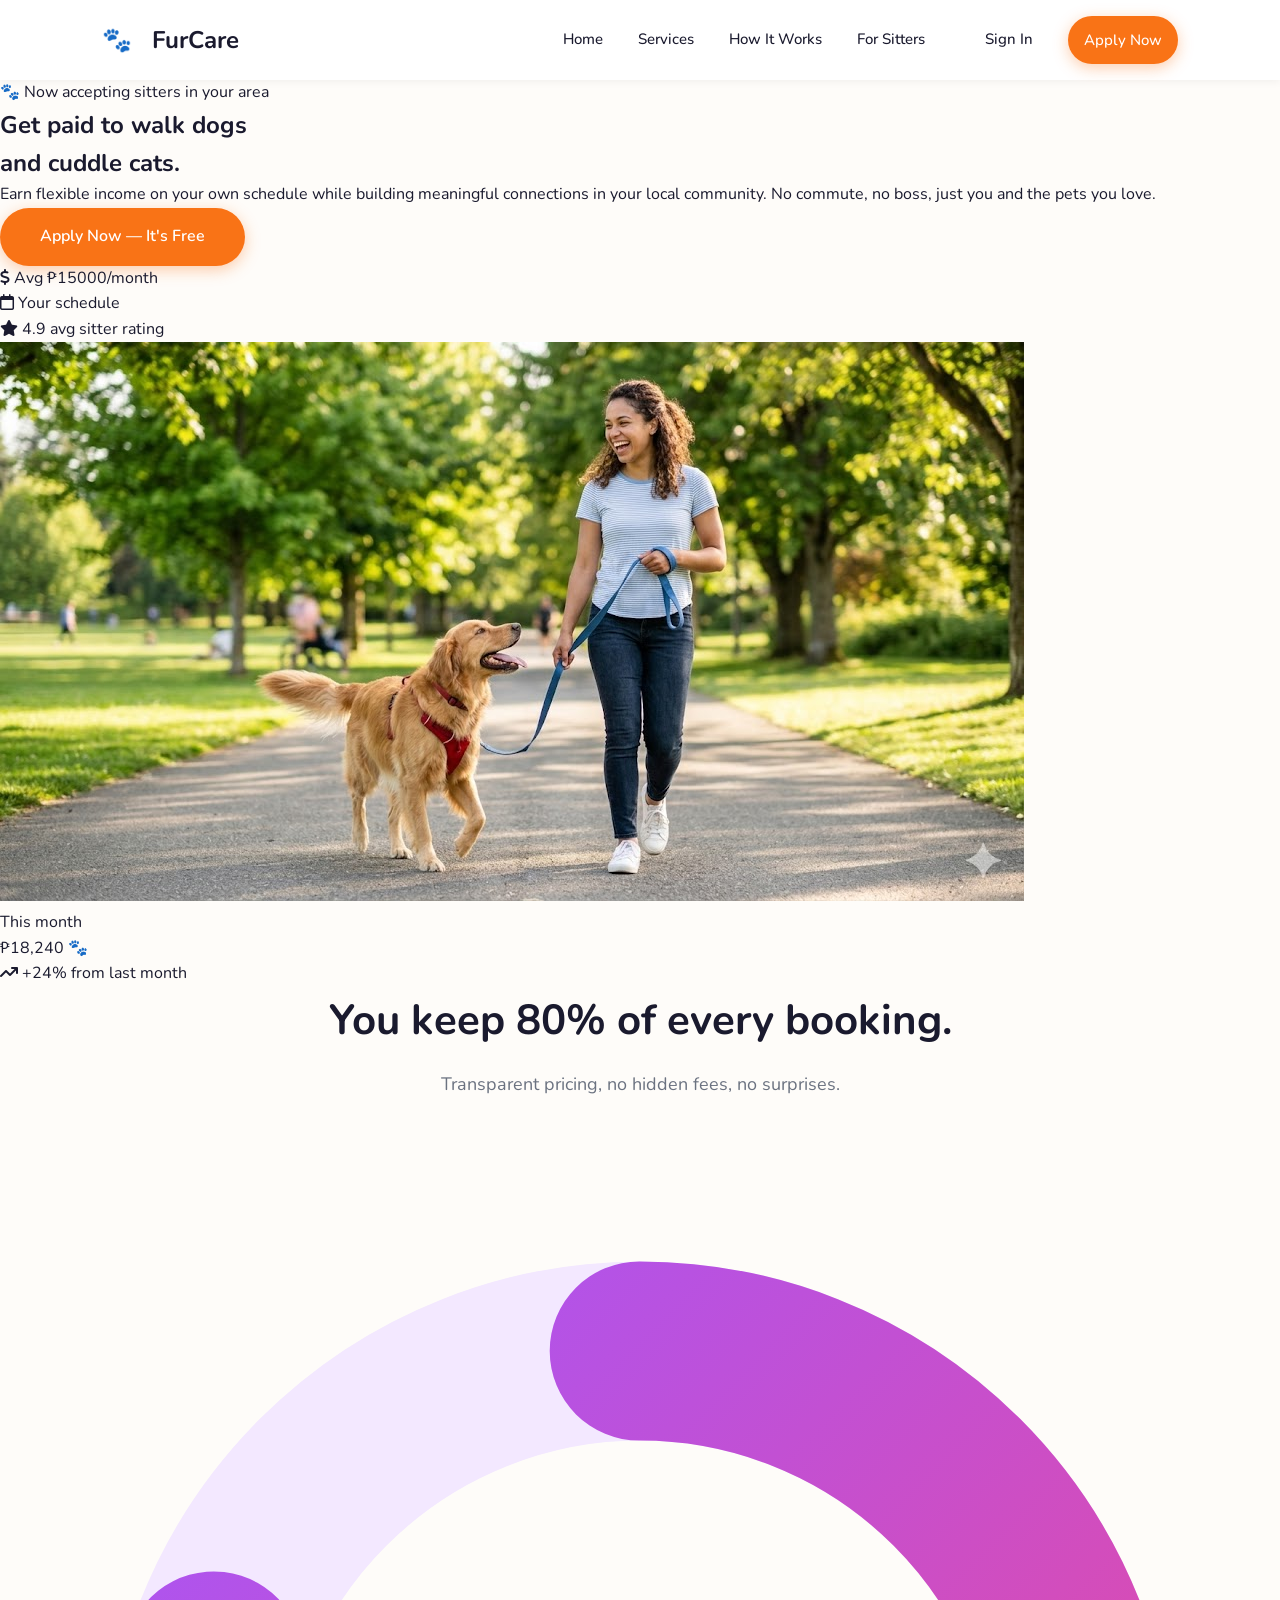
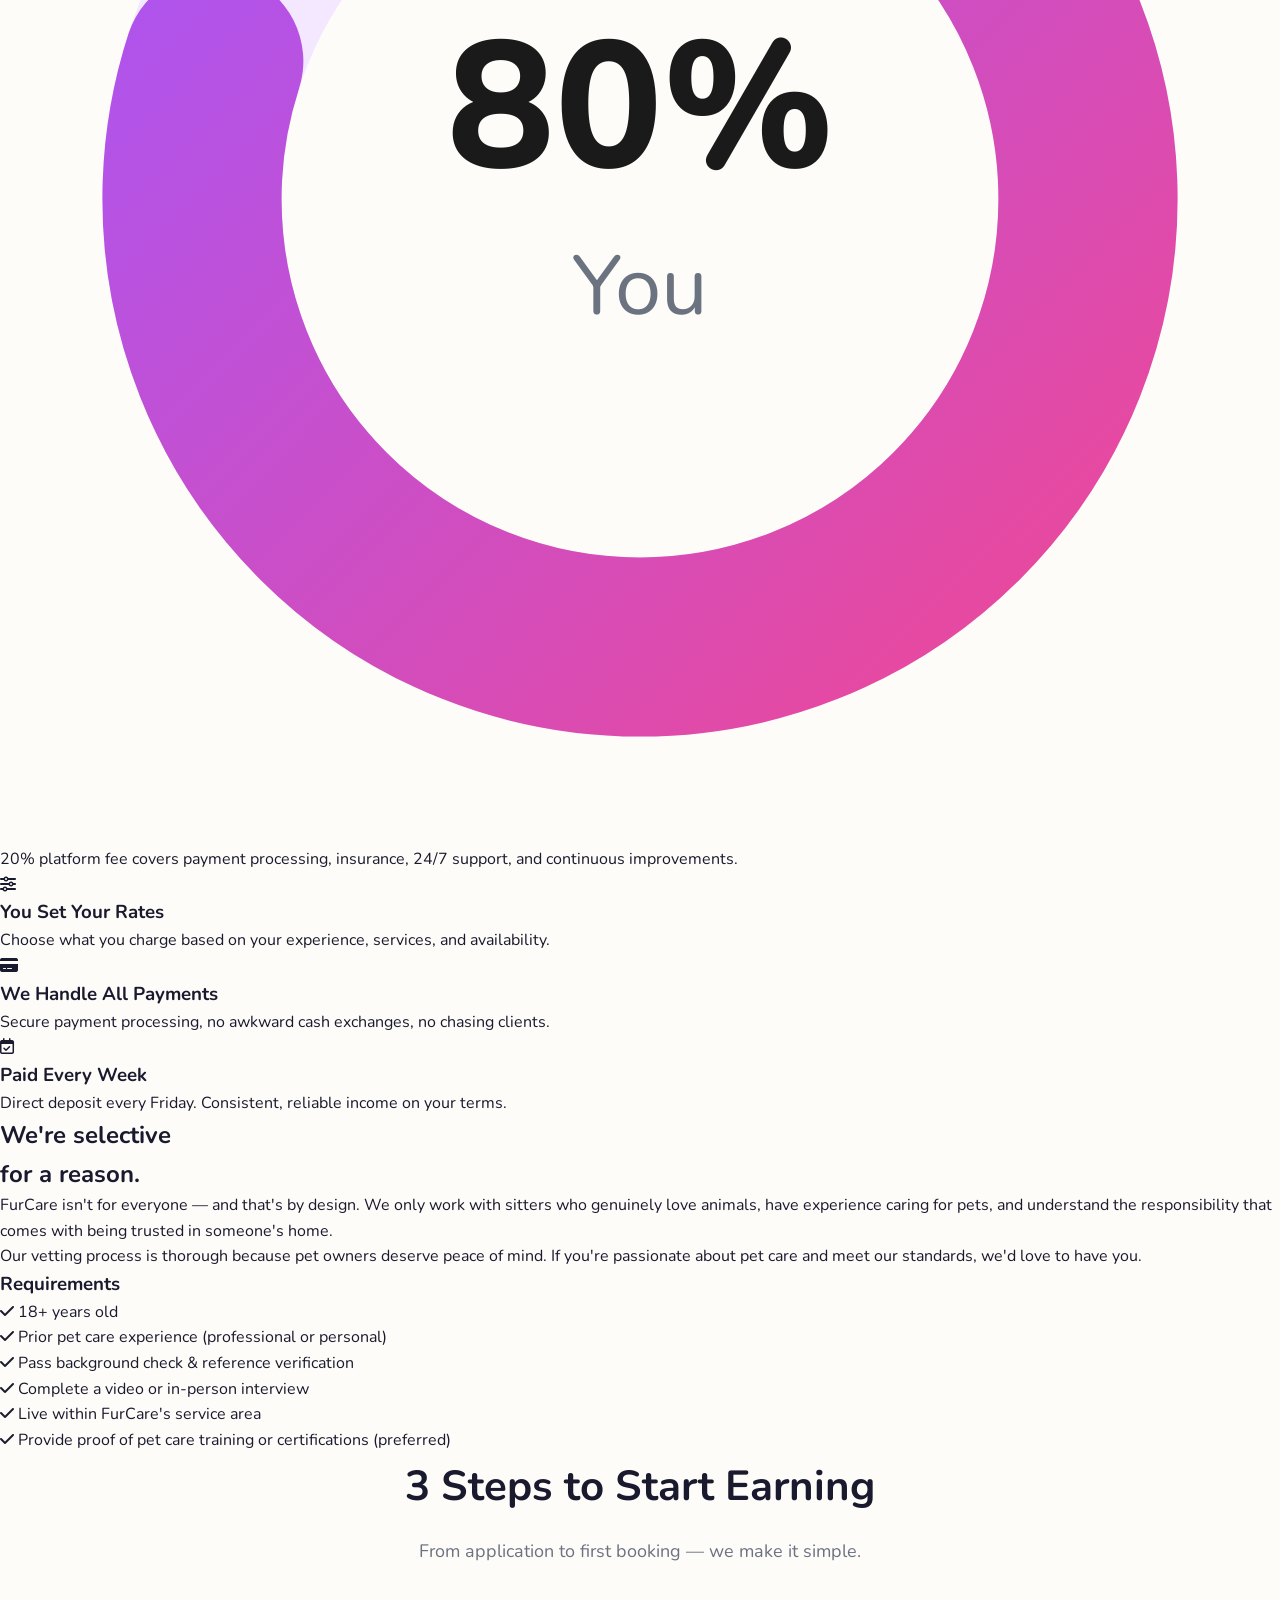
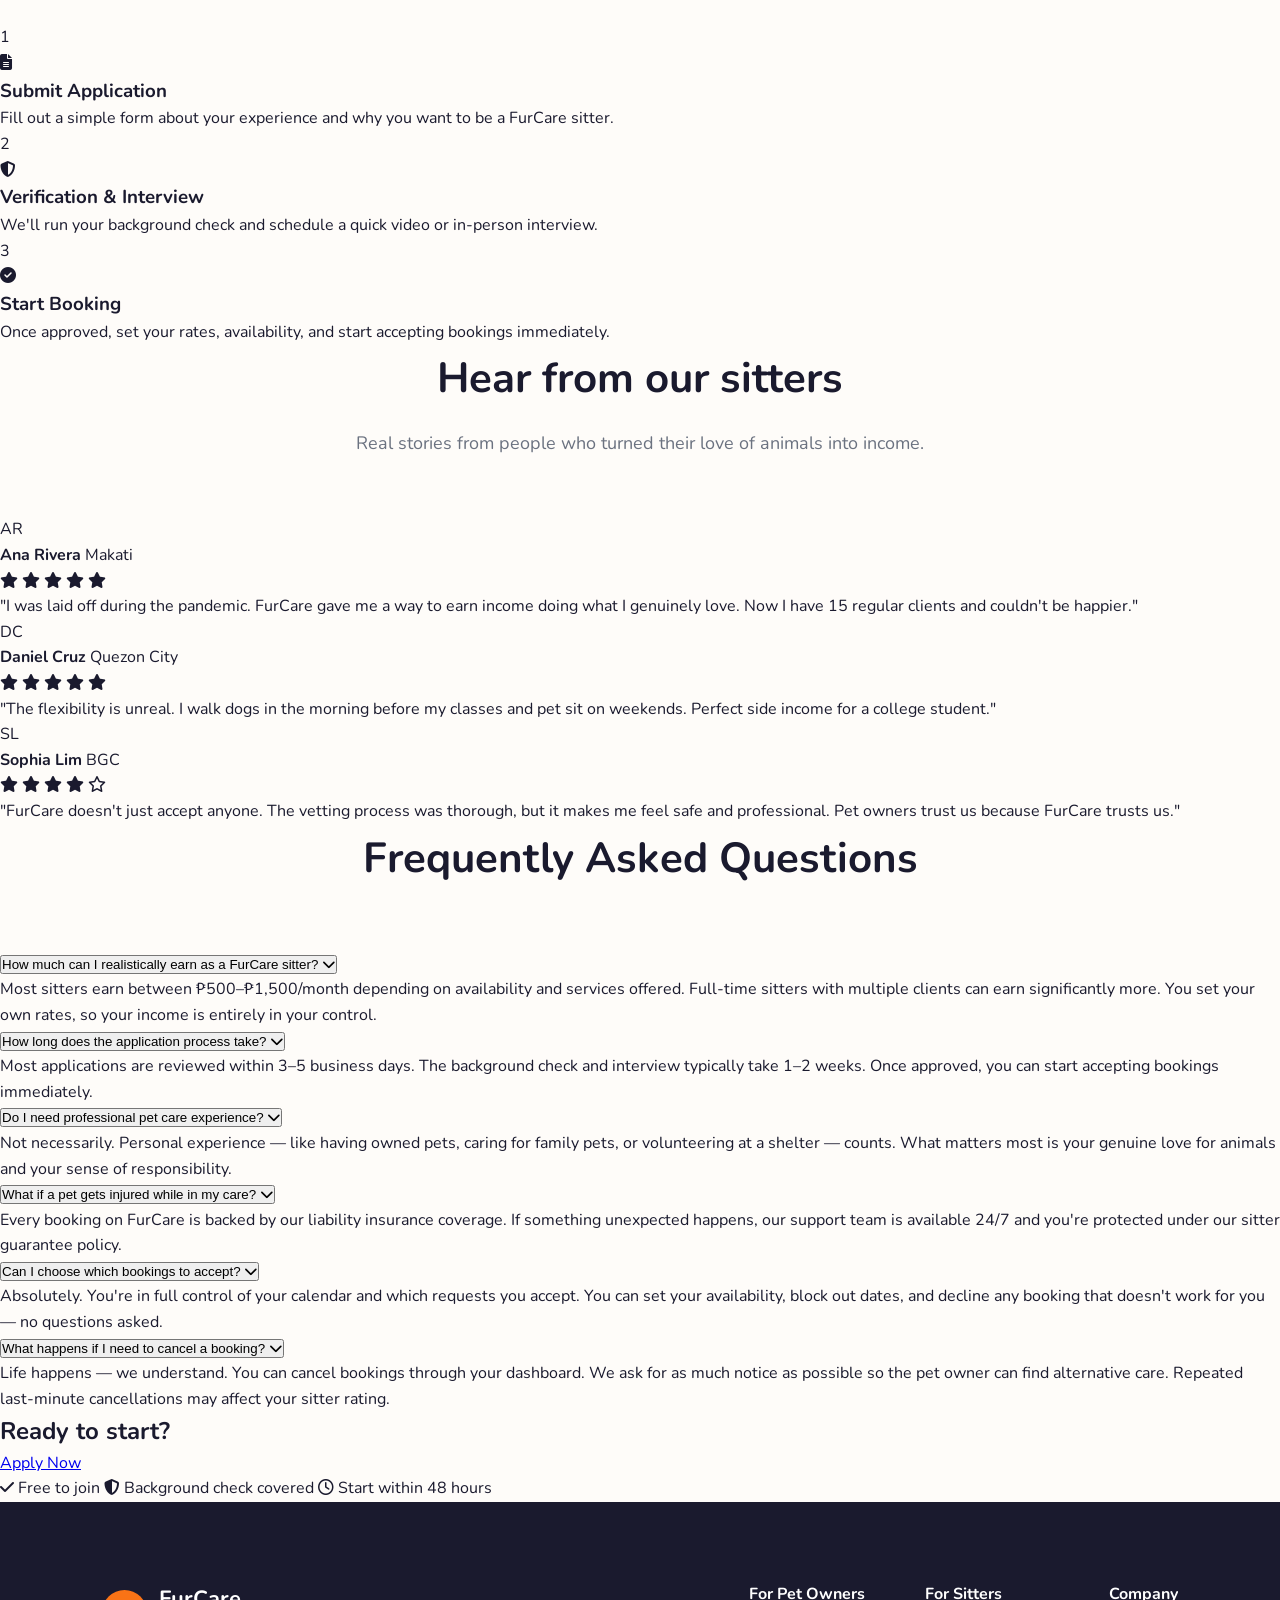
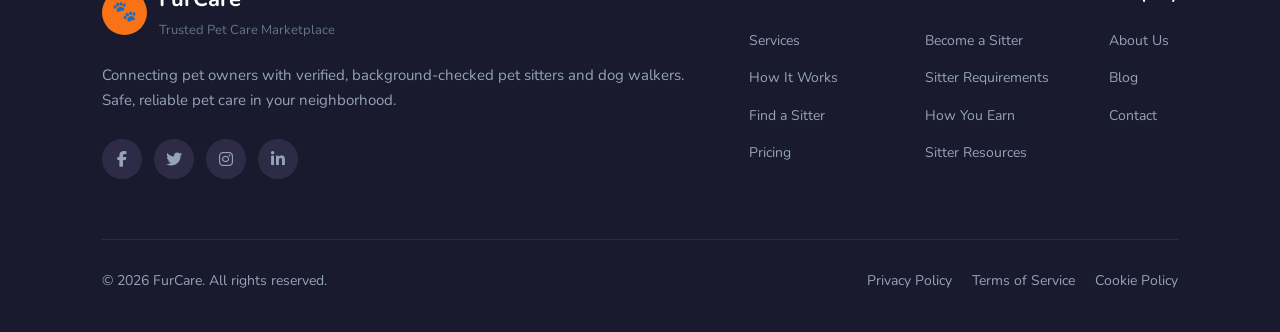
<file: sitters.html>
<!DOCTYPE html>
<html lang="en">
<head>
    <meta charset="UTF-8">
    <meta name="viewport" content="width=device-width, initial-scale=1.0">
    <title>FurCare - Become a Pet Sitter</title>
    <meta name="description" content="Get paid to care for pets on your own schedule. Join FurCare as a verified pet sitter or dog walker.">

    <!-- Font Awesome -->
    <link rel="stylesheet" href="https://cdnjs.cloudflare.com/ajax/libs/font-awesome/6.5.1/css/all.min.css">

    <!-- Shared styles -->
    <link rel="stylesheet" href="css/styles.css">

    <!-- Sitters page styles -->
    <link rel="stylesheet" href="css/sitters.css">
</head>

<body>

    <!-- Header -->
    <header class="site-header">
        <div class="logo-container">
            <a href="index.html" style="text-decoration: none; color: inherit; display: flex; align-items: center;">
                <div class="logo">
                    <span class="emoji">🐾</span>
                </div>
                <h1 class="header">FurCare</h1>
            </a>
        </div>

        <nav class="main-nav">
            <ul class="nav-left">
                <li><a href="index.html">Home</a></li>
                <li><a href="index.html#services">Services</a></li>
                <li><a href="index.html#how-it-works">How It Works</a></li>
                <li><a href="for-sitters.html" class="nav-active">For Sitters</a></li>
            </ul>

            <ul class="nav-right">
                <li><a href="auth.html">Sign In</a></li>
                <li><a href="auth.html?tab=signup&intent=sitter" class="btn-right-nav">Apply Now</a></li>
            </ul>
        </nav>

        <button class="mobile-menu-toggle" aria-label="Toggle menu">
            <i class="fas fa-bars"></i>
        </button>
    </header>

    <main>

        <!-- Hero -->
        <section class="sitter-hero">
            <div class="sitter-hero-container">
                <div class="sitter-hero-text">
                    <div class="hero-badge">🐾 Now accepting sitters in your area</div>
                    <h1 class="sitter-hero-title">
                        Get paid to walk dogs<br>
                        and <span class="sitter-highlight">cuddle cats.</span>
                    </h1>
                    <p class="sitter-hero-subtitle">
                        Earn flexible income on your own schedule while building meaningful connections in your local community. No commute, no boss, just you and the pets you love.
                    </p>
                    <a href="auth.html?tab=signup&intent=sitter" class="btn-primary">Apply Now — It's Free</a>

                    <div class="sitter-hero-stats">
                        <div class="hero-stat">
                            <i class="fa-solid fa-dollar-sign"></i>
                            <span>Avg ₱15000/month</span>
                        </div>
                        <div class="hero-stat">
                            <i class="fa-regular fa-calendar"></i>
                            <span>Your schedule</span>
                        </div>
                        <div class="hero-stat">
                            <i class="fa-solid fa-star"></i>
                            <span>4.9 avg sitter rating</span>
                        </div>
                    </div>
                </div>

                <div class="sitter-hero-visual">
                    <div class="sitter-image-wrapper">
                        <img src="assets/images/sitter_hero.jpg" alt="Happy pet sitter with dogs" class="sitter-main-img" />
                        <div class="earnings-card">
                            <div class="earnings-label">This month</div>
                            <div class="earnings-amount">₱18,240 <span class="earnings-icon">🐾</span></div>
                            <div class="earnings-growth">
                                <i class="fa-solid fa-arrow-trend-up"></i> +24% from last month
                            </div>
                        </div>
                    </div>
                </div>
            </div>
        </section>

        <!-- Earnings -->
        <section class="earnings-section">
            <div class="section-header">
                <h2>You keep 80% of every booking.</h2>
                <p>Transparent pricing, no hidden fees, no surprises.</p>
            </div>

            <div class="earnings-content">
                <div class="donut-wrapper">
                    <svg class="donut-chart" viewBox="0 0 200 200" xmlns="http://www.w3.org/2000/svg">
                        <circle cx="100" cy="100" r="70" fill="none" stroke="#f3e8ff" stroke-width="28"/>
                        <!-- 80% arc = 351.68deg of 439.6 circumference -->
                        <circle
                            cx="100" cy="100" r="70"
                            fill="none"
                            stroke="url(#donutGrad)"
                            stroke-width="28"
                            stroke-dasharray="351.68 87.92"
                            stroke-dashoffset="109.9"
                            stroke-linecap="round"
                        />
                        <defs>
                            <linearGradient id="donutGrad" x1="0%" y1="0%" x2="100%" y2="100%">
                                <stop offset="0%" stop-color="#a855f7"/>
                                <stop offset="100%" stop-color="#ec4899"/>
                            </linearGradient>
                        </defs>
                        <text x="100" y="95" text-anchor="middle" font-size="28" font-weight="800" fill="#1a1a1a">80%</text>
                        <text x="100" y="118" text-anchor="middle" font-size="13" fill="#6b7280">You</text>
                    </svg>
                    <p class="donut-note">20% platform fee covers payment processing, insurance, 24/7 support, and continuous improvements.</p>
                </div>

                <div class="earnings-perks">
                    <div class="perk-card">
                        <div class="perk-icon">
                            <i class="fa-solid fa-sliders"></i>
                        </div>
                        <h3>You Set Your Rates</h3>
                        <p>Choose what you charge based on your experience, services, and availability.</p>
                    </div>

                    <div class="perk-card">
                        <div class="perk-icon">
                            <i class="fa-solid fa-credit-card"></i>
                        </div>
                        <h3>We Handle All Payments</h3>
                        <p>Secure payment processing, no awkward cash exchanges, no chasing clients.</p>
                    </div>

                    <div class="perk-card">
                        <div class="perk-icon">
                            <i class="fa-regular fa-calendar-check"></i>
                        </div>
                        <h3>Paid Every Week</h3>
                        <p>Direct deposit every Friday. Consistent, reliable income on your terms.</p>
                    </div>
                </div>
            </div>
        </section>

        <!-- Requirements -->
        <section class="requirements-section">
            <div class="requirements-container">
                <div class="requirements-text">
                    <h2>We're selective<br>for a reason.</h2>
                    <p>FurCare isn't for everyone — and that's by design. We only work with sitters who genuinely love animals, have experience caring for pets, and understand the responsibility that comes with being trusted in someone's home.</p>
                    <p>Our vetting process is thorough because pet owners deserve peace of mind. If you're passionate about pet care and meet our standards, we'd love to have you.</p>
                </div>

                <div class="requirements-card">
                    <h3>Requirements</h3>
                    <ul class="requirements-list">
                        <li>
                            <span class="req-check"><i class="fa-solid fa-check"></i></span>
                            18+ years old
                        </li>
                        <li>
                            <span class="req-check"><i class="fa-solid fa-check"></i></span>
                            Prior pet care experience (professional or personal)
                        </li>
                        <li>
                            <span class="req-check"><i class="fa-solid fa-check"></i></span>
                            Pass background check & reference verification
                        </li>
                        <li>
                            <span class="req-check"><i class="fa-solid fa-check"></i></span>
                            Complete a video or in-person interview
                        </li>
                        <li>
                            <span class="req-check"><i class="fa-solid fa-check"></i></span>
                            Live within FurCare's service area
                        </li>
                        <li>
                            <span class="req-check"><i class="fa-solid fa-check"></i></span>
                            Provide proof of pet care training or certifications (preferred)
                        </li>
                    </ul>
                </div>
            </div>
        </section>

        <!-- How it works -->
        <section class="sitter-steps-section">
            <div class="section-header">
                <h2>3 Steps to Start Earning</h2>
                <p>From application to first booking — we make it simple.</p>
            </div>

            <div class="sitter-steps-grid">
                <div class="sitter-step-card">
                    <div class="sitter-step-number sitter-step-blue">1</div>
                    <div class="sitter-step-icon sitter-step-icon-blue">
                        <i class="fa-solid fa-file-lines"></i>
                    </div>
                    <h3>Submit Application</h3>
                    <p>Fill out a simple form about your experience and why you want to be a FurCare sitter.</p>
                </div>

                <div class="sitter-step-card">
                    <div class="sitter-step-number sitter-step-purple">2</div>
                    <div class="sitter-step-icon sitter-step-icon-purple">
                        <i class="fa-solid fa-shield-halved"></i>
                    </div>
                    <h3>Verification & Interview</h3>
                    <p>We'll run your background check and schedule a quick video or in-person interview.</p>
                </div>

                <div class="sitter-step-card">
                    <div class="sitter-step-number sitter-step-green">3</div>
                    <div class="sitter-step-icon sitter-step-icon-green">
                        <i class="fa-solid fa-circle-check"></i>
                    </div>
                    <h3>Start Booking</h3>
                    <p>Once approved, set your rates, availability, and start accepting bookings immediately.</p>
                </div>
            </div>
        </section>

        <!-- Sitter testimonials -->
        <section class="sitter-reviews-section">
            <div class="section-header">
                <h2>Hear from our sitters</h2>
                <p>Real stories from people who turned their love of animals into income.</p>
            </div>

            <div class="sitter-reviews-grid">
                <div class="sitter-review-card">
                    <div class="reviewer-header">
                        <div class="reviewer-avatar reviewer-avatar-1">AR</div>
                        <div class="reviewer-info">
                            <strong>Ana Rivera</strong>
                            <span>Makati</span>
                        </div>
                    </div>
                    <div class="review-stars">
                        <i class="fa-solid fa-star"></i>
                        <i class="fa-solid fa-star"></i>
                        <i class="fa-solid fa-star"></i>
                        <i class="fa-solid fa-star"></i>
                        <i class="fa-solid fa-star"></i>
                    </div>
                    <p>"I was laid off during the pandemic. FurCare gave me a way to earn income doing what I genuinely love. Now I have 15 regular clients and couldn't be happier."</p>
                </div>

                <div class="sitter-review-card">
                    <div class="reviewer-header">
                        <div class="reviewer-avatar reviewer-avatar-2">DC</div>
                        <div class="reviewer-info">
                            <strong>Daniel Cruz</strong>
                            <span>Quezon City</span>
                        </div>
                    </div>
                    <div class="review-stars">
                        <i class="fa-solid fa-star"></i>
                        <i class="fa-solid fa-star"></i>
                        <i class="fa-solid fa-star"></i>
                        <i class="fa-solid fa-star"></i>
                        <i class="fa-solid fa-star"></i>
                    </div>
                    <p>"The flexibility is unreal. I walk dogs in the morning before my classes and pet sit on weekends. Perfect side income for a college student."</p>
                </div>

                <div class="sitter-review-card">
                    <div class="reviewer-header">
                        <div class="reviewer-avatar reviewer-avatar-3">SL</div>
                        <div class="reviewer-info">
                            <strong>Sophia Lim</strong>
                            <span>BGC</span>
                        </div>
                    </div>
                    <div class="review-stars">
                        <i class="fa-solid fa-star"></i>
                        <i class="fa-solid fa-star"></i>
                        <i class="fa-solid fa-star"></i>
                        <i class="fa-solid fa-star"></i>
                        <i class="fa-regular fa-star"></i>
                    </div>
                    <p>"FurCare doesn't just accept anyone. The vetting process was thorough, but it makes me feel safe and professional. Pet owners trust us because FurCare trusts us."</p>
                </div>
            </div>
        </section>

        <!-- FAQ -->
        <section class="faq-section">
            <div class="section-header">
                <h2>Frequently Asked Questions</h2>
            </div>

            <div class="faq-list" id="faqList">

                <div class="faq-item">
                    <button class="faq-question" aria-expanded="false">
                        How much can I realistically earn as a FurCare sitter?
                        <i class="fa-solid fa-chevron-down faq-chevron"></i>
                    </button>
                    <div class="faq-answer">
                        <p>Most sitters earn between ₱500–₱1,500/month depending on availability and services offered. Full-time sitters with multiple clients can earn significantly more. You set your own rates, so your income is entirely in your control.</p>
                    </div>
                </div>

                <div class="faq-item">
                    <button class="faq-question" aria-expanded="false">
                        How long does the application process take?
                        <i class="fa-solid fa-chevron-down faq-chevron"></i>
                    </button>
                    <div class="faq-answer">
                        <p>Most applications are reviewed within 3–5 business days. The background check and interview typically take 1–2 weeks. Once approved, you can start accepting bookings immediately.</p>
                    </div>
                </div>

                <div class="faq-item">
                    <button class="faq-question" aria-expanded="false">
                        Do I need professional pet care experience?
                        <i class="fa-solid fa-chevron-down faq-chevron"></i>
                    </button>
                    <div class="faq-answer">
                        <p>Not necessarily. Personal experience — like having owned pets, caring for family pets, or volunteering at a shelter — counts. What matters most is your genuine love for animals and your sense of responsibility.</p>
                    </div>
                </div>

                <div class="faq-item">
                    <button class="faq-question" aria-expanded="false">
                        What if a pet gets injured while in my care?
                        <i class="fa-solid fa-chevron-down faq-chevron"></i>
                    </button>
                    <div class="faq-answer">
                        <p>Every booking on FurCare is backed by our liability insurance coverage. If something unexpected happens, our support team is available 24/7 and you're protected under our sitter guarantee policy.</p>
                    </div>
                </div>

                <div class="faq-item">
                    <button class="faq-question" aria-expanded="false">
                        Can I choose which bookings to accept?
                        <i class="fa-solid fa-chevron-down faq-chevron"></i>
                    </button>
                    <div class="faq-answer">
                        <p>Absolutely. You're in full control of your calendar and which requests you accept. You can set your availability, block out dates, and decline any booking that doesn't work for you — no questions asked.</p>
                    </div>
                </div>

                <div class="faq-item">
                    <button class="faq-question" aria-expanded="false">
                        What happens if I need to cancel a booking?
                        <i class="fa-solid fa-chevron-down faq-chevron"></i>
                    </button>
                    <div class="faq-answer">
                        <p>Life happens — we understand. You can cancel bookings through your dashboard. We ask for as much notice as possible so the pet owner can find alternative care. Repeated last-minute cancellations may affect your sitter rating.</p>
                    </div>
                </div>

            </div>
        </section>

        <!-- CTA -->
        <section class="sitter-cta-section">
            <div class="sitter-cta-content">
                <h2>Ready to start?</h2>
                <a href="auth.html?tab=signup&intent=sitter" class="btn-sitter-cta">Apply Now</a>
                <div class="cta-trust-signals">
                    <span><i class="fa-solid fa-check"></i> Free to join</span>
                    <span><i class="fa-solid fa-shield-halved"></i> Background check covered</span>
                    <span><i class="fa-regular fa-clock"></i> Start within 48 hours</span>
                </div>
            </div>
        </section>

    </main>

    <!-- Footer -->
    <footer class="footer-section">
        <div class="footer-container">
            <div class="footer-top">
                <div class="footer-brand">
                    <div class="brand-header">
                        <div class="footer-logo">🐾</div>
                        <div>
                            <h3 class="brand-name">FurCare</h3>
                            <span class="brand-tagline">Trusted Pet Care Marketplace</span>
                        </div>
                    </div>
                    <p class="brand-desc">
                        Connecting pet owners with verified, background-checked pet sitters and dog walkers. Safe, reliable pet care in your neighborhood.
                    </p>
                    <div class="social-icons">
                        <a href="#" class="social-link" aria-label="Facebook"><i class="fa-brands fa-facebook-f"></i></a>
                        <a href="#" class="social-link" aria-label="Twitter"><i class="fa-brands fa-twitter"></i></a>
                        <a href="#" class="social-link" aria-label="Instagram"><i class="fa-brands fa-instagram"></i></a>
                        <a href="#" class="social-link" aria-label="LinkedIn"><i class="fa-brands fa-linkedin-in"></i></a>
                    </div>
                </div>

                <div class="footer-links">
                    <div class="link-col">
                        <h4>For Pet Owners</h4>
                        <ul>
                            <li><a href="index.html#services">Services</a></li>
                            <li><a href="index.html#how-it-works">How It Works</a></li>
                            <li><a href="auth.html?tab=signup">Find a Sitter</a></li>
                            <li><a href="#">Pricing</a></li>
                        </ul>
                    </div>

                    <div class="link-col">
                        <h4>For Sitters</h4>
                        <ul>
                            <li><a href="for-sitters.html">Become a Sitter</a></li>
                            <li><a href="#requirements">Sitter Requirements</a></li>
                            <li><a href="#earnings">How You Earn</a></li>
                            <li><a href="#">Sitter Resources</a></li>
                        </ul>
                    </div>

                    <div class="link-col">
                        <h4>Company</h4>
                        <ul>
                            <li><a href="#">About Us</a></li>
                            <li><a href="#">Blog</a></li>
                            <li><a href="#">Contact</a></li>
                        </ul>
                    </div>
                </div>
            </div>

            <div class="footer-bottom">
                <p>&copy; 2026 FurCare. All rights reserved.</p>
                <div class="legal-links">
                    <a href="#">Privacy Policy</a>
                    <a href="#">Terms of Service</a>
                    <a href="#">Cookie Policy</a>
                </div>
            </div>
        </div>
    </footer>

    <script src="js/script.js"></script>
    <script src="js/for-sitters.js"></script>

</body>
</html>
</file>
<file: css/styles.css>
@import url('https://fonts.googleapis.com/css2?family=Nunito:wght@400;500;600;700;800;900&display=swap');

:root {
  /* Primary */
  --color-primary: #F97316;
  --color-primary-dark: #EA6C0A;
  --color-secondary: #1e1b4b;
  --color-secondary-dark: #16144a;

  /* Neutral colors */
  --color-text-primary: #1a1a2e;
  --color-text-secondary: #6b7280;
  --color-text-tertiary: #94a3b8;
  --color-text-muted: #4a5568;

  /* Backgrounds — warm cream palette */
  --color-bg-primary: #ffffff;
  --color-bg-quad: #FEFCF9;
  --color-bg-secondary: #FEFCF9;
  --color-bg-tertiary: #FEFCF9;
  --color-bg-dark: #1a1a2e;
  --color-bg-dark-secondary: #2d2b45;

  /* Borders */
  --color-border-light: #e5e7eb;
  --color-border-lighter: #FDE8D3;
  --color-border-dark: #1a1a2e;

  /* Status */
  --color-success: #10b981;
  --color-success-dark: #059669;
  --color-success-bg: #d1fae5;
  --color-success-text: #065f46;

  /* Accent */
  --color-pink-bg: #FDE8D3;
  --color-pink-text: #EA580C;
  --color-purple-light: #FDE8D3;
  --color-slate: #64748b;

  /* Icon colors — flat */
  --color-icon-blue: #3b82f6;
  --color-icon-green: #10b981;
  --color-icon-pink: #fb923c;
  --color-icon-cyan: #06b6d4;

  /* Spacing */
  --space-xs: 8px;
  --space-sm: 12px;
  --space-md: 16px;
  --space-lg: 20px;
  --space-xl: 24px;
  --space-2xl: 30px;
  --space-3xl: 35px;
  --space-4xl: 40px;
  --space-5xl: 50px;
  --space-6xl: 60px;
  --space-7xl: 80px;
  --space-8xl: 100px;

  /* Typography */
  --font-family-base: 'Nunito', system-ui, -apple-system, sans-serif;

  --font-size-xs: 13px;
  --font-size-sm: 14px;
  --font-size-base: 15px;
  --font-size-md: 16px;
  --font-size-lg: 18px;
  --font-size-xl: 20px;
  --font-size-2xl: 22px;
  --font-size-3xl: 24px;
  --font-size-4xl: 32px;
  --font-size-5xl: 42px;
  --font-size-6xl: 56px;

  --font-weight-normal: 500;
  --font-weight-semibold: 600;
  --font-weight-bold: 700;
  --font-weight-extrabold: 900;

  --line-height-tight: 1.1;
  --line-height-normal: 1.6;
  --line-height-relaxed: 1.7;

  /* Border radius */
  --radius-sm: 16px;
  --radius-md: 20px;
  --radius-lg: 24px;
  --radius-full: 50px;
  --radius-circle: 50%;

  /* Shadows */
  --shadow-sm: 0 2px 8px rgba(0, 0, 0, 0.05);
  --shadow-md: 0 4px 15px rgba(0, 0, 0, 0.05);
  --shadow-lg: 0 10px 30px rgba(0, 0, 0, 0.10);
  --shadow-xl: 0 20px 50px rgba(0, 0, 0, 0.12);
  --shadow-primary: 0 4px 15px rgba(249, 115, 22, 0.35);
  --shadow-primary-hover: 0 6px 20px rgba(249, 115, 22, 0.45);
  --shadow-card-hover: 0 20px 40px rgba(249, 115, 22, 0.12);

  /* Transitions */
  --transition-fast: 0.2s ease;
  --transition-base: 0.3s ease;
  --transition-slow: 0.3s ease-in-out;

  /* Z-index */
  --z-base: 1;
  --z-dropdown: 1000;
  --z-sticky: 9999;
  --z-overlay: 9998;
  --z-modal: 10000;
  --z-modal-content: 10001;

  /* Layout */
  --max-width-container: 1200px;
  --max-width-container-lg: 1400px;
  --max-width-text: 600px;
  --max-width-section-header: 700px;
  --padding-section: var(--space-8xl) 8%;
  --padding-section-mobile: 60px 5%;
}


/* Reset */
* {
    margin: 0;
    padding: 0;
    box-sizing: border-box;
}

html {
    scroll-behavior: smooth;
}

body {
    font-family: var(--font-family-base);
    background-color: var(--color-bg-secondary);
    color: var(--color-text-primary);
    line-height: var(--line-height-normal);
}

/* Header */
.site-header {
    position: sticky;
    top: 0;
    z-index: var(--z-sticky);
    display: flex;
    justify-content: space-between;
    align-items: center;
    padding: var(--space-md) 8%;
    background-color: var(--color-bg-primary);
    box-shadow: var(--shadow-sm);
}

.logo-container {
    display: flex;
    align-items: center;
    gap: 5px;
}

.logo-icon {
    flex-shrink: 0;
    width: 30px;
    height: 25px;
}

.logo-text {
    font-size: var(--font-size-3xl);
    font-weight: var(--font-weight-extrabold);
    color: var(--color-text-primary);
    letter-spacing: -0.5px;
}

.emoji {
    font-size: var(--font-size-3xl);
}

.header {
    font-size: var(--font-size-3xl);
    font-weight: var(--font-weight-bold);
    color: var(--color-text-primary);
    margin-left: var(--space-lg);
}

.main-nav {
    display: flex;
    align-items: center;
    gap: var(--space-6xl);
    background: var(--color-bg-primary);
    isolation: isolate;
}

.nav-left, .nav-right {
    display: flex;
    align-items: center;
    gap: var(--space-3xl);
    list-style: none;
}

.main-nav a {
    text-decoration: none;
    color: var(--color-text-primary);
    font-weight: var(--font-weight-normal);
    font-size: var(--font-size-base);
    transition: color var(--transition-fast);
}

.main-nav a:hover {
    color: var(--color-primary);
}

/* Mobile menu toggle */
.mobile-menu-toggle {
    display: none;
    background: none;
    border: none;
    font-size: var(--font-size-3xl);
    cursor: pointer;
    color: var(--color-text-primary);
}

/* Hero */
.hero-section {
    background: var(--color-bg-quad);
    padding: var(--space-xs) 8% var(--space-7xl);
    min-height: 90vh;
    display: flex;
    align-items: center;
}

.hero-container {
    display: grid;
    grid-template-columns: 1fr 1fr;
    gap: var(--space-6xl);
    max-width: var(--max-width-container-lg);
    margin: 0 auto;
    align-items: center;
}

.hero-text {
    max-width: var(--max-width-text);
}

.hero-title {
    font-size: var(--font-size-6xl);
    line-height: var(--line-height-tight);
    font-weight: var(--font-weight-extrabold);
    margin-bottom: var(--space-xl);
    color: var(--color-text-primary);
}

.hero-title .highlight {
    color: var(--color-primary);
}

.hero-subtitle {
    font-size: var(--font-size-xl);
    color: var(--color-text-muted);
    margin-bottom: var(--space-3xl);
    line-height: var(--line-height-normal);
}

.hero-actions {
    display: flex;
    gap: var(--space-md);
    margin-bottom: var(--space-2xl);
    flex-wrap: wrap;
}

/* Button Styles */
.btn-right-nav {
    padding: var(--space-sm) var(--space-md);
    background: var(--color-primary);
    color: var(--color-bg-primary) !important;
    border-radius: var(--radius-full);
    text-decoration: none;
    font-weight: var(--font-weight-semibold);
    font-size: var(--font-size-md);
    display: inline-block;
    box-shadow: var(--shadow-primary);
    transition: transform var(--transition-fast), box-shadow var(--transition-fast);
}

.btn-right-nav:hover {
    transform: translateY(-1px);
    box-shadow: var(--shadow-primary-hover);
    background: var(--color-primary-dark);
}

.btn-primary {
    padding: var(--space-md) var(--space-4xl);
    background: var(--color-primary);
    color: var(--color-bg-primary);
    border-radius: var(--radius-full);
    text-decoration: none;
    font-weight: var(--font-weight-semibold);
    font-size: var(--font-size-md);
    display: inline-block;
    box-shadow: var(--shadow-primary);
    transition: transform var(--transition-fast), box-shadow var(--transition-fast);
}

.btn-primary:hover {
    transform: translateY(-2px);
    box-shadow: var(--shadow-primary-hover);
    background: var(--color-primary-dark);
}

.btn-secondary {
    padding: var(--space-md) var(--space-4xl);
    border: 2px solid var(--color-border-light);
    background: var(--color-bg-primary);
    border-radius: var(--radius-full);
    text-decoration: none;
    color: var(--color-text-primary);
    display: inline-flex;
    align-items: center;
    gap: var(--space-xs);
    font-weight: var(--font-weight-semibold);
    font-size: var(--font-size-md);
    transition: border-color var(--transition-fast), transform var(--transition-fast);
}

.btn-secondary:hover {
    border-color: var(--color-primary);
    transform: translateY(-2px);
}

.play-icon {
    width: var(--space-lg);
    height: var(--space-lg);
    background: var(--color-primary);
    border-radius: var(--radius-circle);
    display: flex;
    align-items: center;
    justify-content: center;
    color: var(--color-bg-primary);
    font-size: 10px;
}

.hero-checklist {
    display: flex;
    gap: var(--space-xl);
    font-size: var(--font-size-sm);
    color: var(--color-success-dark);
    flex-wrap: wrap;
}

.check {
    color: var(--color-success);
    font-weight: var(--font-weight-bold);
    margin-right: 4px;
}

/* Hero Visual */
.hero-visual {
    display: flex;
    justify-content: center;
}

.image-wrapper {
    position: relative;
    max-width: 500px;
    width: 100%;
}

.main-img {
    width: 100%;
    border-radius: var(--radius-lg);
    box-shadow: var(--shadow-xl);
}

/* Floating Cards */
.floating-card {
    position: absolute;
    background: var(--color-bg-primary);
    padding: 14px var(--space-lg);
    border-radius: var(--radius-sm);
    display: flex;
    align-items: center;
    gap: var(--space-sm);
    box-shadow: var(--shadow-lg);
    animation: float 3s ease-in-out infinite;
}

@keyframes float {
    0%, 100% { transform: translateY(0); }
    50% { transform: translateY(-10px); }
}

.health-check {
    top: var(--space-lg);
    left: -30px;
}

.walker-status {
    bottom: var(--space-2xl);
    right: -30px;
}

.card-icon {
    width: var(--space-4xl);
    height: var(--space-4xl);
    border-radius: var(--radius-circle);
    display: flex;
    align-items: center;
    justify-content: center;
    font-size: var(--font-size-lg);
}

.check-circle {
    background: var(--color-success-bg);
    color: var(--color-success-text);
}

.target-icon {
    background: var(--color-pink-bg);
    color: var(--color-pink-text);
}

.card-content strong {
    display: block;
    font-size: var(--font-size-sm);
    color: var(--color-text-primary);
}

.card-content p {
    font-size: var(--font-size-xs);
    color: var(--color-text-secondary);
    margin: 0;
}

/* Section Header */
.section-header {
    text-align: center;
    max-width: var(--max-width-section-header);
    margin: 0 auto var(--space-6xl);
}

.section-header h2 {
    font-size: var(--font-size-5xl);
    margin-bottom: var(--space-md);
    color: var(--color-text-primary);
    font-weight: var(--font-weight-bold);
}

.section-header p {
    color: var(--color-text-secondary);
    font-size: var(--font-size-lg);
    line-height: var(--line-height-normal);
}

/* Services */
.services-section {
    padding: var(--padding-section);
    background: var(--color-bg-primary);
}

.services-grid {
    display: grid;
    grid-template-columns: repeat(3, 1fr);
    gap: var(--space-2xl);
    max-width: var(--max-width-container);
    margin: 0 auto;
}

.service-card {
    background: var(--color-bg-tertiary);
    border: 1px solid var(--color-border-light);
    border-radius: var(--radius-md);
    padding: var(--space-4xl) var(--space-2xl);
    text-align: center;
    transition: all var(--transition-base);
}

.service-card:hover {
    transform: translateY(-8px);
    box-shadow: var(--shadow-card-hover);
    border-color: var(--color-primary);
}

.service-icon {
    width: var(--space-7xl);
    height: var(--space-7xl);
    margin: 0 auto var(--space-xl);
    border-radius: var(--radius-md);
    display: flex;
    align-items: center;
    justify-content: center;
    font-size: 36px;
    background: var(--color-primary);
    color: var(--color-bg-primary);
    box-shadow: var(--shadow-primary);
}

.service-card h3 {
    font-size: var(--font-size-3xl);
    margin-bottom: var(--space-sm);
    color: var(--color-text-primary);
}

.service-card p {
    color: var(--color-text-secondary);
    font-size: var(--font-size-base);
    line-height: var(--line-height-normal);
    margin-bottom: var(--space-lg);
}

.service-price {
    font-size: var(--font-size-sm);
    color: var(--color-primary);
    font-weight: var(--font-weight-semibold);
}

/* Features */
.features-section {
    padding: var(--padding-section);
    background: var(--color-bg-secondary);
}

.section-header--left {
    text-align: left;
    max-width: 100%;
    margin: 0 0 var(--space-6xl);
}

.section-header--left h2 {
    font-size: var(--font-size-6xl);
    margin-bottom: var(--space-md);
    color: var(--color-text-primary);
    font-weight: var(--font-weight-extrabold);
}

.section-header--left p {
    color: var(--color-text-secondary);
    font-size: var(--font-size-lg);
    line-height: var(--line-height-normal);
}

.highlight {
    color: var(--color-primary);
}

.feature-card {
    background: var(--color-bg-primary);
    border: none;
    border-radius: var(--radius-md);
    padding: var(--space-4xl);
    transition: all var(--transition-base);
    box-shadow: var(--shadow-md);
}

.feature-card:hover {
    transform: translateY(-6px);
    box-shadow: var(--shadow-card-hover);
}

.icon-box {
    width: 48px;
    height: 48px;
    border-radius: 12px;
    display: flex;
    align-items: center;
    justify-content: center;
    font-size: 22px;
    margin-bottom: var(--space-lg);
    background: var(--color-bg-tertiary);
    color: var(--color-primary);
}

/* Remove old colored icon variants since they're no longer used */
.blue, .purple, .green, .orange, .pink, .cyan {
    background: var(--color-bg-tertiary);
    color: var(--color-primary);
}

.feature-card h3 {
    font-size: var(--font-size-xl);
    margin-bottom: var(--space-sm);
    color: var(--color-text-primary);
}

.feature-card p {
    color: var(--color-text-secondary);
    font-size: var(--font-size-base);
    line-height: var(--line-height-normal);
}


.features-grid {
    display: grid;
    grid-template-columns: repeat(3, 1fr);
    gap: var(--space-2xl);
    max-width: var(--max-width-container);
    margin: 0 auto;
}

/* How it works */
.how-section {
    padding: var(--padding-section);
    background: var(--color-bg-primary);
}

.steps-grid {
    display: grid;
    grid-template-columns: repeat(4, 1fr);
    gap: var(--space-2xl);
    max-width: var(--max-width-container);
    margin: var(--space-6xl) auto 0;
}

.step-box {
    background: var(--color-bg-tertiary);
    border: none;
    border-radius: var(--radius-md);
    padding: var(--space-3xl) 25px;
    text-align: center;
    transition: all var(--transition-base);
    position: relative;
    box-shadow: var(--shadow-sm);
}

/* Arrow between steps */
.step-box::after {
    content: '→';
    position: absolute;
    right: -22px;
    top: 50%;
    transform: translateY(-50%);
    font-size: var(--font-size-xl);
    color: var(--color-border-light);
    font-weight: 300;
}

.step-box:last-child::after {
    display: none;
}

.step-box:hover {
    transform: translateY(-6px);
    box-shadow: var(--shadow-card-hover);
}

.step-number {
    font-size: var(--font-size-xs);
    font-weight: var(--font-weight-bold);
    color: var(--color-primary);
    margin-bottom: var(--space-md);
    letter-spacing: 2px;
}

.step-icon {
    width: 56px;
    height: 56px;
    margin: 0 auto var(--space-lg);
    border-radius: 14px;
    display: flex;
    align-items: center;
    justify-content: center;
    background: var(--color-bg-primary);
    color: var(--color-primary);
    box-shadow: var(--shadow-sm);
}

.step-box h3 {
    font-size: var(--font-size-lg);
    margin-bottom: var(--space-sm);
    color: var(--color-text-primary);
    font-weight: var(--font-weight-bold);
}

.step-box p {
    font-size: var(--font-size-sm);
    color: var(--color-text-secondary);
    line-height: var(--line-height-normal);
}

/* CTA */
.cta-section {
    padding: var(--padding-section);
    background: var(--color-primary);
    text-align: center;
    color: var(--color-bg-primary);
}

.cta-content {
    max-width: var(--max-width-section-header);
    margin: 0 auto;
}

.cta-content h2 {
    font-size: var(--font-size-5xl);
    margin-bottom: var(--space-lg);
    font-weight: var(--font-weight-bold);
}

.cta-content p {
    font-size: var(--font-size-lg);
    margin-bottom: var(--space-3xl);
    color: var(--color-purple-light);
}

.email-form {
    display: flex;
    gap: var(--space-sm);
    max-width: 500px;
    margin: 0 auto;
}

.email-input {
    flex: 1;
    padding: var(--space-md) var(--space-xl);
    border: 2px solid rgba(255, 255, 255, 0.2);
    border-radius: var(--radius-full);
    background: rgba(255, 255, 255, 0.1);
    color: var(--color-bg-primary);
    font-size: var(--font-size-md);
}

.email-input::placeholder {
    color: rgba(255, 255, 255, 0.6);
}

.email-submit {
    padding: var(--space-md) var(--space-4xl);
    background: var(--color-primary-dark);
    color: var(--color-bg-primary);
    border: none;
    border-radius: var(--radius-full);
    font-weight: var(--font-weight-semibold);
    font-size: var(--font-size-md);
    cursor: pointer;
    transition: transform var(--transition-fast);
}

.email-submit:hover {
    transform: translateY(-2px);
}

/* Footer */
.footer-section {
    background-color: var(--color-bg-dark);
    color: var(--color-text-tertiary);
    padding: var(--space-7xl) 8% var(--space-4xl);
}

.footer-container {
    max-width: var(--max-width-container);
    margin: 0 auto;
}

.footer-top {
    display: flex;
    justify-content: space-between;
    flex-wrap: wrap;
    gap: var(--space-5xl);
    margin-bottom: var(--space-6xl);
}

.footer-brand {
    flex: 1;
    min-width: 280px;
}

.brand-header {
    display: flex;
    align-items: center;
    gap: var(--space-sm);
    margin-bottom: var(--space-lg);
}

.footer-logo {
    width: 45px;
    height: 45px;
    border-radius: var(--radius-circle);
    background: var(--color-primary);
    display: flex;
    align-items: center;
    justify-content: center;
    font-size: var(--font-size-xl);
}

.footer-section .logo-text {
    color: var(--color-bg-primary);
}

.brand-name {
    color: var(--color-bg-primary);
    margin: 0;
    font-size: var(--font-size-2xl);
    font-weight: var(--font-weight-bold);
}

.brand-tagline {
    font-size: var(--font-size-xs);
    color: var(--color-slate);
}

.brand-desc {
    font-size: var(--font-size-base);
    line-height: var(--line-height-relaxed);
    margin-bottom: 25px;
}

.social-icons {
    display: flex;
    gap: var(--space-sm);
}

.social-link {
    width: var(--space-4xl);
    height: var(--space-4xl);
    border-radius: var(--radius-circle);
    background: var(--color-bg-dark-secondary);
    display: flex;
    align-items: center;
    justify-content: center;
    color: var(--color-text-tertiary);
    text-decoration: none;
    transition: all var(--transition-fast);
}

.social-link:hover {
    background: var(--color-primary);
    color: var(--color-bg-primary);
}

.footer-links {
    display: flex;
    gap: var(--space-6xl);
}

.link-col h4 {
    color: var(--color-bg-primary);
    margin-bottom: var(--space-lg);
    font-size: var(--font-size-md);
}

.link-col ul {
    list-style: none;
    padding: 0;
}

.link-col li {
    margin-bottom: var(--space-sm);
}

.link-col a {
    color: var(--color-text-tertiary);
    text-decoration: none;
    font-size: var(--font-size-sm);
    transition: color var(--transition-fast);
}

.link-col a:hover {
    color: var(--color-primary);
}

.footer-bottom {
    display: flex;
    justify-content: space-between;
    font-size: var(--font-size-sm);
    padding-top: var(--space-2xl);
    border-top: 1px solid var(--color-bg-dark-secondary);
    flex-wrap: wrap;
    gap: var(--space-md);
}

.legal-links {
    display: flex;
    gap: var(--space-lg);
}

.legal-links a {
    color: var(--color-text-tertiary);
    text-decoration: none;
    transition: color var(--transition-fast);
}

.legal-links a:hover {
    color: var(--color-primary);
}

/* Responsive */
@media (max-width: 1024px) {
    .hero-container {
        grid-template-columns: 1fr;
        text-align: center;
    }

    .hero-text {
        max-width: 100%;
    }

    .hero-actions {
        justify-content: center;
    }

    .hero-checklist {
        justify-content: center;
    }

    .services-grid,
    .features-grid {
        grid-template-columns: repeat(2, 1fr);
    }

    .steps-grid {
        grid-template-columns: repeat(2, 1fr);
    }

    .step-box::after {
        display: none;
    }
}

@media (max-width: 768px) {
    :root {
        --padding-section: var(--padding-section-mobile);
    }

    .site-header {
        padding: var(--space-md) 5%;
    }

    .main-nav {
        display: none;
        position: fixed;
        top: 0;
        right: -100%;
        width: 70%;
        max-width: 300px;
        height: 100vh;
        background: var(--color-bg-primary);
        padding: var(--space-7xl) var(--space-2xl) var(--space-2xl);
        box-shadow: -5px 0 25px rgba(0, 0, 0, 0.15);
        overflow-y: auto;
        transition: right var(--transition-slow);
        z-index: var(--z-modal);
    }

    .main-nav.is-open {
        display: flex !important;
        flex-direction: column;
        gap: 0;
        right: 0;
    }

    .main-nav.is-open .nav-left,
    .main-nav.is-open .nav-right {
        flex-direction: column;
        gap: 0;
        width: 100%;
    }

    .main-nav.is-open .nav-left li,
    .main-nav.is-open .nav-right li {
        border-bottom: 1px solid #f0f0f0;
    }

    .main-nav.is-open a {
        display: block;
        padding: var(--space-md) 0;
        font-size: var(--font-size-md);
        color: var(--color-text-primary);
        transition: all var(--transition-fast);
    }

    .main-nav.is-open a:hover {
        color: var(--color-primary);
    }

    .main-nav.is-open .nav-right {
        margin-top: var(--space-2xl);
        padding-top: var(--space-2xl);
        border-top: 2px solid #f0f0f0;
    }

    body.menu-open {
        overflow: hidden;
    }

    body.menu-open::before {
        content: '';
        position: fixed;
        inset: 0;
        background: rgba(0, 0, 0, 0.5);
        z-index: var(--z-overlay);
    }

    @keyframes fadeIn {
        from { opacity: 0; }
        to { opacity: 1; }
    }

    .mobile-menu-toggle {
        display: block;
        position: relative;
        z-index: var(--z-modal-content);
        transition: transform var(--transition-base);
    }

    .mobile-menu-toggle.active {
        transform: rotate(90deg);
    }

    .hero-section {
        padding: var(--padding-section-mobile);
    }

    .hero-title {
        font-size: 36px;
    }

    .hero-subtitle {
        font-size: var(--font-size-md);
    }

    .section-header h2 {
        font-size: var(--font-size-4xl);
    }

    .services-grid,
    .features-grid,
    .steps-grid {
        grid-template-columns: 1fr;
    }

    .floating-card {
        position: relative;
        left: 0 !important;
        right: 0 !important;
        top: 0 !important;
        bottom: 0 !important;
        margin: 10px auto;
        max-width: 280px;
    }

    .email-form {
        flex-direction: column;
    }

    .footer-links {
        flex-wrap: wrap;
        gap: var(--space-2xl);
    }

    /* Mobile menu overrides */
    .main-nav.is-open .nav-right li {
        border-bottom: none;
        text-align: center;
    }

    .main-nav.is-open .nav-left li {
        border-bottom: none;
        text-align: center;
    }

    .main-nav.is-open a.btn-right-nav {
        display: inline-block;
        padding: 12px 32px;
        width: auto;
        margin-top: 15px;
    }
}
</file>
<file: css/sitters.css>
/* Sitter preview section */
.sitter-preview {
  padding: var(--padding-section);
  background: var(--color-bg-primary);
}

.sitter-preview__header {
  display: flex;
  align-items: flex-end;
  justify-content: space-between;
  max-width: var(--max-width-container);
  margin: 0 auto var(--space-4xl);
}

.sitter-preview__header h2 {
  font-size: var(--font-size-5xl);
  font-weight: var(--font-weight-extrabold);
  color: var(--color-text-primary);
  margin-bottom: var(--space-xs);
}

.sitter-preview__header p {
  color: var(--color-text-secondary);
  font-size: var(--font-size-lg);
}

.sitter-preview__see-all {
  font-size: var(--font-size-sm);
  font-weight: var(--font-weight-bold);
  color: var(--color-text-primary);
  text-decoration: none;
  white-space: nowrap;
  display: flex;
  align-items: center;
  gap: 6px;
  transition: color var(--transition-fast);
}

.sitter-preview__see-all:hover {
  color: var(--color-primary);
}

/* Filter bar */
.sitter-filters {
  display: flex;
  gap: var(--space-xl);
  max-width: var(--max-width-container);
  margin: 0 auto var(--space-4xl);
}

.sitter-filter__group {
  display: flex;
  flex-direction: column;
  gap: 6px;
  flex: 1;
}

.sitter-filter__label {
  font-size: var(--font-size-xs);
  font-weight: var(--font-weight-bold);
  color: var(--color-text-secondary);
  text-transform: uppercase;
  letter-spacing: 0.06em;
  display: flex;
  align-items: center;
  gap: 4px;
}

.sitter-filter__select {
  padding: var(--space-sm) var(--space-md);
  border: 1.5px solid var(--color-border-light);
  border-radius: var(--radius-sm);
  background: var(--color-bg-primary);
  color: var(--color-text-primary);
  font-size: var(--font-size-sm);
  font-family: var(--font-family-base);
  font-weight: var(--font-weight-semibold);
  cursor: pointer;
  appearance: auto;
  transition: border-color var(--transition-fast);
}

.sitter-filter__select:focus {
  outline: none;
  border-color: var(--color-primary);
}

/* Sitter grid */
.sitter-grid {
  display: grid;
  grid-template-columns: repeat(auto-fill, minmax(260px, 1fr));
  gap: var(--space-xl);
  max-width: var(--max-width-container);
  margin: 0 auto;
}

/* Empty state */
.sitter-grid__empty {
  grid-column: 1 / -1;
  text-align: center;
  color: var(--color-text-secondary);
  font-size: var(--font-size-base);
  padding: var(--space-6xl) 0;
}

/* Sitter card */
.sitter-card {
  background: var(--color-bg-primary);
  border: 1.5px solid var(--color-border-light);
  border-radius: var(--radius-md);
  overflow: hidden;
  box-shadow: var(--shadow-sm);
  transition: transform var(--transition-base), box-shadow var(--transition-base), border-color var(--transition-base);
  cursor: pointer;
  display: flex;
  flex-direction: column;
}

.sitter-card:hover {
  transform: translateY(-6px);
  box-shadow: var(--shadow-card-hover);
  border-color: var(--color-primary);
}

/* Photo wrap */
.sitter-card__photo-wrap {
  position: relative;
  aspect-ratio: 4 / 3;
  overflow: hidden;
}

.sitter-card__photo {
  width: 100%;
  height: 100%;
  object-fit: cover;
  display: block;
  transition: transform var(--transition-slow);
}

.sitter-card:hover .sitter-card__photo {
  transform: scale(1.04);
}

/* Rating pill — top right corner of photo */
.sitter-card__rating-pill {
  position: absolute;
  top: var(--space-sm);
  right: var(--space-sm);
  background: var(--color-bg-primary);
  color: var(--color-text-primary);
  font-size: var(--font-size-xs);
  font-weight: var(--font-weight-bold);
  padding: 4px 10px;
  border-radius: var(--radius-full);
  display: flex;
  align-items: center;
  gap: 4px;
  box-shadow: var(--shadow-md);
}

.sitter-card__rating-pill .star {
  color: #F59E0B;
}

/* Badge — bottom left of photo */
.sitter-card__badge {
  position: absolute;
  bottom: var(--space-sm);
  left: var(--space-sm);
  background: var(--color-bg-primary);
  color: var(--color-primary);
  font-size: 11px;
  font-weight: var(--font-weight-bold);
  padding: 4px 10px;
  border-radius: var(--radius-full);
  box-shadow: var(--shadow-md);
  border: 1.5px solid var(--color-border-lighter);
}

/* Card body */
.sitter-card__body {
  padding: var(--space-lg);
  display: flex;
  flex-direction: column;
  gap: var(--space-xs);
  flex: 1;
}

/* Name + price row */
.sitter-card__top {
  display: flex;
  justify-content: space-between;
  align-items: baseline;
  gap: var(--space-xs);
}

.sitter-card__name {
  font-weight: var(--font-weight-extrabold);
  font-size: var(--font-size-lg);
  color: var(--color-text-primary);
}

.sitter-card__price {
  font-size: var(--font-size-md);
  font-weight: var(--font-weight-bold);
  color: var(--color-primary);
  white-space: nowrap;
}

.sitter-card__per-hour {
  font-weight: var(--font-weight-normal);
  font-size: var(--font-size-xs);
  color: var(--color-text-secondary);
}

/* Location row */
.sitter-card__location {
  font-size: var(--font-size-sm);
  color: var(--color-text-secondary);
  display: flex;
  align-items: center;
  gap: 4px;
}

/* Services as outlined chips */
.sitter-card__services {
  display: flex;
  flex-wrap: wrap;
  gap: 6px;
  margin-top: 4px;
}

.sitter-card__service-tag {
  font-size: var(--font-size-xs);
  font-weight: var(--font-weight-semibold);
  color: var(--color-text-primary);
  border: 1.5px solid var(--color-border-light);
  border-radius: var(--radius-full);
  padding: 3px 10px;
}

/* View profile button */
.sitter-card__btn {
  display: block;
  width: 100%;
  margin-top: var(--space-md);
  padding: var(--space-sm) var(--space-md);
  border: 1.5px solid var(--color-border-light);
  border-radius: var(--radius-full);
  background: var(--color-bg-primary);
  color: var(--color-text-primary);
  font-size: var(--font-size-sm);
  font-weight: var(--font-weight-bold);
  font-family: var(--font-family-base);
  text-align: center;
  cursor: pointer;
  transition: background var(--transition-fast), color var(--transition-fast), border-color var(--transition-fast);
}

.sitter-card__btn:hover {
  background: var(--color-primary);
  color: var(--color-bg-primary);
  border-color: var(--color-primary);
}

/* Responsive */
@media (max-width: 768px) {
  .sitter-preview__header {
    flex-direction: column;
    align-items: flex-start;
    gap: var(--space-sm);
  }

  .sitter-preview__header h2 {
    font-size: var(--font-size-4xl);
  }

  .sitter-filters {
    flex-direction: column;
    gap: var(--space-md);
  }

  .sitter-grid {
    grid-template-columns: 1fr;
  }
}
</file>
<file: css/for-sitters.css>
/* Active nav link */
.nav-active {
    color: var(--color-primary) !important;
    font-weight: var(--font-weight-semibold) !important;
}

/* ── Hero ── */
.sitter-hero {
    background: var(--color-bg-quad);
    padding: var(--space-xs) 8% var(--space-7xl);
    min-height: 90vh;
    display: flex;
    align-items: center;
}

.sitter-hero-container {
    display: grid;
    grid-template-columns: 1fr 1fr;
    gap: var(--space-6xl);
    max-width: var(--max-width-container-lg);
    margin: 0 auto;
    align-items: center;
}

.hero-badge {
    display: inline-block;
    background: var(--color-bg-tertiary);
    color: var(--color-primary-dark);
    font-size: var(--font-size-sm);
    font-weight: var(--font-weight-semibold);
    padding: 6px 16px;
    border-radius: var(--radius-full);
    margin-bottom: var(--space-lg);
}

.sitter-hero-title {
    font-size: var(--font-size-6xl);
    line-height: var(--line-height-tight);
    font-weight: var(--font-weight-extrabold);
    margin-bottom: var(--space-xl);
    color: var(--color-text-primary);
}

.sitter-highlight {
    color: var(--color-primary);
}

.sitter-hero-subtitle {
    font-size: var(--font-size-xl);
    color: var(--color-text-muted);
    margin-bottom: var(--space-3xl);
    line-height: var(--line-height-normal);
    max-width: 520px;
}

.sitter-hero-stats {
    display: flex;
    gap: var(--space-xl);
    margin-top: var(--space-3xl);
    flex-wrap: wrap;
}

.hero-stat {
    display: flex;
    align-items: center;
    gap: 8px;
    font-size: var(--font-size-sm);
    color: var(--color-text-secondary);
    font-weight: var(--font-weight-semibold);
}

.hero-stat i {
    color: var(--color-primary);
    font-size: var(--font-size-base);
}

.sitter-hero-visual {
    display: flex;
    justify-content: center;
}

.sitter-image-wrapper {
    position: relative;
    max-width: 500px;
    width: 100%;
}

.sitter-main-img {
    width: 100%;
    border-radius: var(--radius-lg);
    box-shadow: var(--shadow-xl);
    object-fit: cover;
    aspect-ratio: 4/3;
    background: var(--color-bg-tertiary);
}

.earnings-card {
    position: absolute;
    bottom: var(--space-sm);
    left: -30px;
    background: var(--color-bg-primary);
    padding: var(--space-lg) var(--space-md);
    border-radius: var(--radius-sm);
    box-shadow: var(--shadow-lg);
    min-width: 200px;
    animation: float 3s ease-in-out infinite;
}

.earnings-label {
    font-size: var(--font-size-xs);
    color: var(--color-text-secondary);
    margin-bottom: 6px;
}

.earnings-amount {
    font-size: var(--font-size-4xl);
    font-weight: var(--font-weight-extrabold);
    color: var(--color-text-primary);
    display: flex;
    align-items: center;
    gap: 8px;
}

.earnings-icon {
    font-size: var(--font-size-xl);
}

.earnings-growth {
    font-size: var(--font-size-xs);
    color: var(--color-success);
    font-weight: var(--font-weight-semibold);
    margin-top: 6px;
}

.earnings-growth i {
    margin-right: 4px;
}

/* ── Earnings section ── */
.earnings-section {
    padding: var(--padding-section);
    background: var(--color-bg-primary);
}

.earnings-content {
    display: grid;
    grid-template-columns: 1fr 2fr;
    gap: var(--space-7xl);
    max-width: var(--max-width-container);
    margin: 0 auto;
    align-items: center;
}

.donut-wrapper {
    display: flex;
    flex-direction: column;
    align-items: center;
    gap: var(--space-xl);
}

.donut-chart {
    width: 220px;
    height: 220px;
}

.donut-note {
    font-size: var(--font-size-sm);
    color: var(--color-text-secondary);
    text-align: center;
    line-height: var(--line-height-normal);
    max-width: 260px;
}

.earnings-perks {
    display: grid;
    grid-template-columns: repeat(3, 1fr);
    gap: var(--space-2xl);
}

.perk-card {
    text-align: center;
    padding: var(--space-3xl) var(--space-xl);
    border: 1px solid var(--color-border-light);
    border-radius: var(--radius-md);
    transition: all var(--transition-base);
}

.perk-card:hover {
    transform: translateY(-6px);
    box-shadow: var(--shadow-card-hover);
    border-color: var(--color-primary);
}

.perk-icon {
    width: 56px;
    height: 56px;
    border-radius: var(--radius-sm);
    background: var(--color-bg-tertiary);
    display: flex;
    align-items: center;
    justify-content: center;
    margin: 0 auto var(--space-lg);
    font-size: var(--font-size-xl);
    color: var(--color-primary);
}

.perk-card h3 {
    font-size: var(--font-size-lg);
    font-weight: var(--font-weight-bold);
    margin-bottom: var(--space-sm);
    color: var(--color-text-primary);
}

.perk-card p {
    font-size: var(--font-size-sm);
    color: var(--color-text-secondary);
    line-height: var(--line-height-normal);
}

/* ── Requirements ── */
.requirements-section {
    padding: var(--padding-section);
    background: var(--color-bg-secondary);
}

.requirements-container {
    display: grid;
    grid-template-columns: 1fr 1fr;
    gap: var(--space-7xl);
    max-width: var(--max-width-container);
    margin: 0 auto;
    align-items: center;
}

.requirements-text h2 {
    font-size: var(--font-size-5xl);
    font-weight: var(--font-weight-extrabold);
    color: var(--color-text-primary);
    line-height: var(--line-height-tight);
    margin-bottom: var(--space-xl);
}

.requirements-text p {
    font-size: var(--font-size-base);
    color: var(--color-text-secondary);
    line-height: var(--line-height-relaxed);
    margin-bottom: var(--space-lg);
}

.requirements-card {
    background: var(--color-bg-primary);
    border-radius: var(--radius-lg);
    padding: var(--space-4xl);
    box-shadow: var(--shadow-md);
    border: 1px solid var(--color-border-light);
}

.requirements-card h3 {
    font-size: var(--font-size-2xl);
    font-weight: var(--font-weight-bold);
    color: var(--color-text-primary);
    margin-bottom: var(--space-xl);
}

.requirements-list {
    list-style: none;
    display: flex;
    flex-direction: column;
    gap: var(--space-md);
}

.requirements-list li {
    display: flex;
    align-items: flex-start;
    gap: var(--space-sm);
    font-size: var(--font-size-base);
    color: var(--color-text-primary);
    line-height: var(--line-height-normal);
}

.req-check {
    width: 24px;
    height: 24px;
    border-radius: var(--radius-circle);
    background: var(--color-success-bg);
    color: var(--color-success);
    display: flex;
    align-items: center;
    justify-content: center;
    font-size: 11px;
    flex-shrink: 0;
    margin-top: 1px;
}

/* ── Steps ── */
.sitter-steps-section {
    padding: var(--padding-section);
    background: var(--color-bg-primary);
}

.sitter-steps-grid {
    display: grid;
    grid-template-columns: repeat(3, 1fr);
    gap: var(--space-2xl);
    max-width: 900px;
    margin: 0 auto;
}

.sitter-step-card {
    background: var(--color-bg-tertiary);
    border: 1px solid var(--color-border-light);
    border-radius: var(--radius-md);
    padding: var(--space-4xl) var(--space-3xl);
    text-align: center;
    position: relative;
    transition: all var(--transition-base);
}

.sitter-step-card:hover {
    transform: translateY(-6px);
    box-shadow: var(--shadow-card-hover);
    border-color: var(--color-primary);
}

.sitter-step-number {
    position: absolute;
    top: -14px;
    left: 50%;
    transform: translateX(-50%);
    width: 28px;
    height: 28px;
    border-radius: var(--radius-circle);
    display: flex;
    align-items: center;
    justify-content: center;
    font-size: var(--font-size-sm);
    font-weight: var(--font-weight-bold);
    color: var(--color-bg-primary);
}

.sitter-step-blue   { background: var(--color-icon-blue); }
.sitter-step-purple { background: var(--color-primary); }
.sitter-step-green  { background: var(--color-success); }

.sitter-step-icon {
    width: 64px;
    height: 64px;
    border-radius: var(--radius-sm);
    background: var(--color-bg-primary);
    display: flex;
    align-items: center;
    justify-content: center;
    font-size: var(--font-size-xl);
    color: var(--color-primary);
    margin: var(--space-lg) auto var(--space-lg);
    box-shadow: var(--shadow-sm);
}

.sitter-step-card h3 {
    font-size: var(--font-size-lg);
    font-weight: var(--font-weight-bold);
    color: var(--color-text-primary);
    margin-bottom: var(--space-sm);
}

.sitter-step-card p {
    font-size: var(--font-size-sm);
    color: var(--color-text-secondary);
    line-height: var(--line-height-normal);
}

/* ── Reviews ── */
.sitter-reviews-section {
    padding: var(--padding-section);
    background: var(--color-bg-secondary);
}

.sitter-reviews-grid {
    display: grid;
    grid-template-columns: repeat(3, 1fr);
    gap: var(--space-2xl);
    max-width: var(--max-width-container);
    margin: 0 auto;
}

.sitter-review-card {
    background: var(--color-bg-primary);
    border-radius: var(--radius-md);
    padding: var(--space-3xl);
    border: 1px solid var(--color-border-light);
    transition: all var(--transition-base);
}

.sitter-review-card:hover {
    transform: translateY(-4px);
    box-shadow: var(--shadow-card-hover);
}

.reviewer-header {
    display: flex;
    align-items: center;
    gap: var(--space-sm);
    margin-bottom: var(--space-sm);
}

.reviewer-avatar {
    width: 44px;
    height: 44px;
    border-radius: var(--radius-circle);
    display: flex;
    align-items: center;
    justify-content: center;
    font-size: var(--font-size-sm);
    font-weight: var(--font-weight-bold);
    color: var(--color-bg-primary);
    flex-shrink: 0;
}

.reviewer-avatar-1 { background: var(--color-primary); }
.reviewer-avatar-2 { background: var(--color-icon-blue); }
.reviewer-avatar-3 { background: var(--color-success); }

.reviewer-info strong {
    display: block;
    font-size: var(--font-size-base);
    color: var(--color-text-primary);
}

.reviewer-info span {
    font-size: var(--font-size-xs);
    color: var(--color-text-secondary);
}

.review-stars {
    color: #f59e0b;
    font-size: var(--font-size-sm);
    margin-bottom: var(--space-md);
    display: flex;
    gap: 3px;
}

.sitter-review-card p {
    font-size: var(--font-size-sm);
    color: var(--color-text-secondary);
    line-height: var(--line-height-relaxed);
    font-style: italic;
}

/* ── FAQ ── */
.faq-section {
    padding: var(--padding-section);
    background: var(--color-bg-primary);
}

.faq-list {
    max-width: 720px;
    margin: 0 auto;
    display: flex;
    flex-direction: column;
    gap: var(--space-sm);
}

.faq-item {
    border: 1px solid var(--color-border-light);
    border-radius: var(--radius-sm);
    background: var(--color-bg-tertiary);
    overflow: hidden;
    transition: border-color var(--transition-fast);
}

.faq-item.is-open {
    border-color: var(--color-primary);
}

.faq-question {
    width: 100%;
    display: flex;
    align-items: center;
    justify-content: space-between;
    gap: var(--space-md);
    padding: var(--space-xl) var(--space-2xl);
    background: none;
    border: none;
    font-size: var(--font-size-base);
    font-weight: var(--font-weight-semibold);
    color: var(--color-text-primary);
    text-align: left;
    cursor: pointer;
    font-family: inherit;
    transition: color var(--transition-fast);
}

.faq-question:hover {
    color: var(--color-primary);
}

.faq-chevron {
    color: var(--color-primary);
    font-size: var(--font-size-sm);
    flex-shrink: 0;
    transition: transform var(--transition-base);
}

.faq-item.is-open .faq-chevron {
    transform: rotate(180deg);
}

.faq-answer {
    max-height: 0;
    overflow: hidden;
    transition: max-height 0.35s ease, padding 0.35s ease;
    padding: 0 var(--space-2xl);
}

.faq-answer.is-open {
    max-height: 300px;
    padding: 0 var(--space-2xl) var(--space-xl);
}

.faq-answer p {
    font-size: var(--font-size-sm);
    color: var(--color-text-secondary);
    line-height: var(--line-height-relaxed);
}

/* ── CTA ── */
.sitter-cta-section {
    padding: var(--padding-section);
    background: var(--color-primary);
    text-align: center;
}

.sitter-cta-content {
    max-width: 600px;
    margin: 0 auto;
}

.sitter-cta-content h2 {
    font-size: var(--font-size-6xl);
    font-weight: var(--font-weight-extrabold);
    color: var(--color-bg-primary);
    margin-bottom: var(--space-3xl);
    line-height: var(--line-height-tight);
}

.btn-sitter-cta {
    display: inline-block;
    padding: var(--space-lg) var(--space-7xl);
    background: var(--color-bg-primary);
    color: var(--color-primary);
    border-radius: var(--radius-full);
    text-decoration: none;
    font-size: var(--font-size-lg);
    font-weight: var(--font-weight-bold);
    box-shadow: var(--shadow-lg);
    transition: transform var(--transition-fast), box-shadow var(--transition-fast);
    margin-bottom: var(--space-3xl);
}

.btn-sitter-cta:hover {
    transform: translateY(-2px);
    box-shadow: var(--shadow-xl);
}

.cta-trust-signals {
    display: flex;
    justify-content: center;
    gap: var(--space-3xl);
    flex-wrap: wrap;
}

.cta-trust-signals span {
    display: flex;
    align-items: center;
    gap: 8px;
    font-size: var(--font-size-sm);
    color: rgba(255, 255, 255, 0.85);
}

.cta-trust-signals i {
    color: var(--color-bg-primary);
}

/* ── Responsive ── */
@media (max-width: 1024px) {
    .sitter-hero-container,
    .requirements-container {
        grid-template-columns: 1fr;
        text-align: center;
    }

    .sitter-hero-subtitle {
        max-width: 100%;
    }

    .sitter-hero-stats {
        justify-content: center;
    }

    .earnings-content {
        grid-template-columns: 1fr;
    }

    .earnings-perks {
        grid-template-columns: repeat(3, 1fr);
    }

    .requirements-card {
        max-width: 500px;
        margin: 0 auto;
    }

    .requirements-text {
        text-align: center;
    }
}

@media (max-width: 768px) {
    .sitter-hero-title {
        font-size: 36px;
    }

    .sitter-steps-grid,
    .sitter-reviews-grid { 
        grid-template-columns: 1fr;
    }

    .earnings-perks {
        grid-template-columns: 1fr;
    }

    .sitter-cta-content h2 {
        font-size: var(--font-size-5xl);
    }

    .earnings-card {
        position: relative;
        left: 0;
        bottom: 0;
        margin: var(--space-lg) auto 0;
        max-width: 220px;
    }

    .cta-trust-signals {
        flex-direction: column;
        align-items: center;
        gap: var(--space-md);
    }
}
</file>
